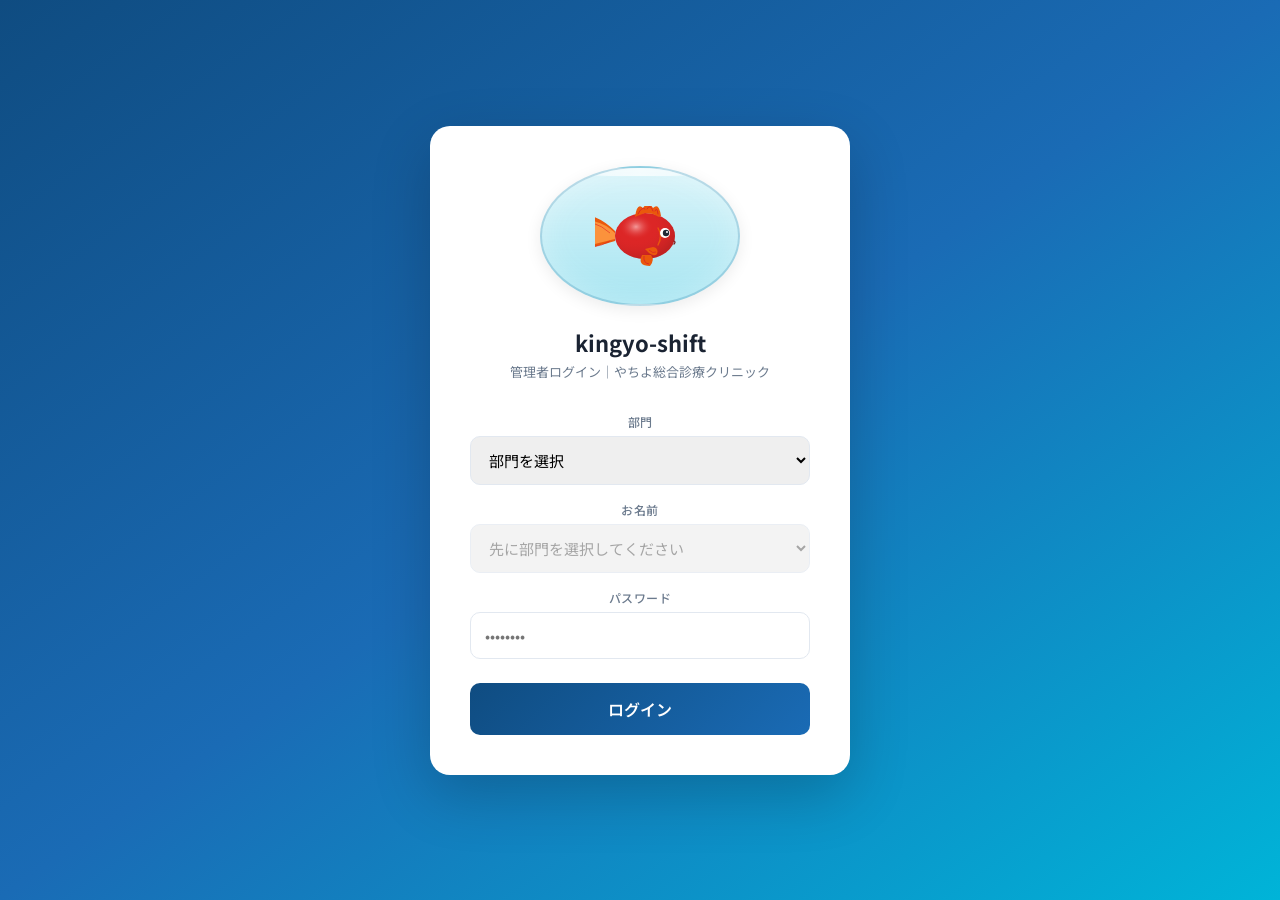
<file: admin.html>
<!DOCTYPE html>
<html lang="ja">
<head>
  <meta charset="UTF-8">
  <meta name="apple-mobile-web-app-capable" content="yes">
  <meta name="apple-mobile-web-app-status-bar-style" content="black-translucent">
  <meta name="apple-mobile-web-app-title" content="管理">
  <meta name="theme-color" content="#9333ea">
  <link rel="manifest" href="/manifest-admin.json">
  <link rel="apple-touch-icon" href="/apple-touch-icon-admin.png">
  <link rel="icon" type="image/png" href="/icon-favicon.png">
  <meta name="viewport" content="width=device-width, initial-scale=1.0, viewport-fit=cover">
  <meta name="robots" content="noindex, nofollow">
  <title>kingyo-shift 管理画面</title>
  <link rel="stylesheet" href="admin.css?v=49">
</head>
<body>

<div class="loading" id="loading"><div class="spinner"></div><div style="font-size:14px;color:var(--text-muted)">処理中...</div></div>
<!-- 招待リンク発行モーダル -->
<div class="modal-overlay" id="inviteLinkModal" style="display:none;position:fixed;inset:0;background:rgba(0,0,0,0.5);z-index:1000;align-items:flex-start;justify-content:center;padding:20px;overflow-y:auto">
  <div class="modal-content" style="background:white;border-radius:16px;padding:24px;width:100%;max-width:560px;max-height:90vh;overflow-y:auto;margin-top:20px">
    <div class="modal-title" style="display:flex;justify-content:space-between;align-items:center;margin-bottom:16px">
      <span style="font-size:18px;font-weight:700;display:flex;align-items:center;gap:8px">🔗 招待リンクを発行</span>
      <button class="btn btn-outline" id="closeInviteModal" style="padding:6px 12px">✕</button>
    </div>

    <div id="inviteGenerating" style="text-align:center;padding:30px">
      <div style="display:inline-block;width:36px;height:36px;border:3px solid #e5e7eb;border-top-color:#a855f7;border-radius:50%;animation:spin 0.8s linear infinite"></div>
      <div style="margin-top:12px;font-size:14px;color:#6b7280">招待リンクを生成中...</div>
    </div>

    <div id="inviteResult" style="display:none">
      <div style="background:#f0f9ff;border:1px solid #bae6fd;border-radius:10px;padding:14px;margin-bottom:16px">
        <div style="font-size:12px;color:#0369a1;margin-bottom:4px">招待対象</div>
        <div style="font-size:15px;font-weight:700;color:#0c4a6e" id="inviteTargetName"></div>
        <div style="font-size:11px;color:#0369a1;margin-top:6px" id="inviteExpiresAt"></div>
      </div>

      <div style="margin-bottom:16px">
        <div style="font-size:13px;font-weight:600;color:#1f2937;margin-bottom:6px">招待リンク（LINEなどで送信してください）</div>
        <textarea id="inviteUrlText" readonly style="width:100%;min-height:80px;padding:10px;border:1.5px solid #e5e7eb;border-radius:10px;font-size:12px;font-family:monospace;resize:vertical;box-sizing:border-box;background:#f9fafb"></textarea>
      </div>

      <div style="display:flex;gap:8px;flex-wrap:wrap">
        <button class="btn btn-primary" id="inviteCopyBtn" style="font-size:13px;flex:1">📋 リンクをコピー</button>
        <button class="btn btn-outline" id="inviteCopyMessageBtn" style="font-size:13px;flex:1">📨 メッセージごとコピー</button>
      </div>

      <div style="background:#fffbeb;border:1px solid #fde68a;border-radius:10px;padding:12px;margin-top:14px;font-size:11px;color:#92400e;line-height:1.6">
        ⚠️ <strong>注意事項</strong><br>
        ・このリンクは <strong>7日間有効</strong>です（期限切れ後は再発行が必要）<br>
        ・一度アカウント作成に使われると、リンクは無効になります<br>
        ・LINEなどの安全な方法で対象スタッフに送ってください
      </div>
    </div>

    <div id="inviteError" style="display:none;text-align:center;padding:20px">
      <div style="font-size:32px;margin-bottom:12px">⚠️</div>
      <div id="inviteErrorText" style="font-size:14px;color:#dc2626;margin-bottom:16px"></div>
    </div>
  </div>
</div>

<!-- AI相談モーダル -->
<div class="modal-overlay" id="aiAdviceModal" style="display:none;position:fixed;inset:0;background:rgba(0,0,0,0.5);z-index:1000;align-items:flex-start;justify-content:center;padding:20px;overflow-y:auto">
  <div class="modal-content" style="background:white;border-radius:16px;padding:24px;width:100%;max-width:720px;max-height:90vh;overflow-y:auto;margin-top:20px">
    <div class="modal-title" style="display:flex;justify-content:space-between;align-items:center;margin-bottom:16px">
      <span style="font-size:18px;font-weight:700;display:flex;align-items:center;gap:8px">
        <svg width="28" height="19" viewBox="0 0 90 60" xmlns="http://www.w3.org/2000/svg" style="flex-shrink:0">
          <g transform="translate(20, 30)">
            <path d="M 0 -5 Q -20 -25, -45 -22 Q -38 -10, -42 -2 Q -45 18, -25 12 Q -10 8, 0 5 Z" fill="#fbbf24"/>
            <path d="M 0 -3 Q -15 -18, -35 -15 Q -30 -8, -32 -2 Q -35 12, -20 8 Q -8 5, 0 3 Z" fill="#fde68a"/>
          </g>
          <g transform="translate(50, 30)">
            <ellipse cx="0" cy="0" rx="30" ry="23" fill="#f87171"/>
            <path d="M -10 -19 Q -8 -34, -2 -28 Q 3 -36, 8 -28 Q 14 -34, 16 -20 L 14 -19 L 8 -22 L 0 -23 L -8 -20 Z" fill="#fbbf24"/>
            <path d="M -3 19 Q -8 30, 5 30 Q 10 24, 6 19 Z" fill="#fbbf24"/>
            <path d="M 0 13 Q 8 22, 12 18 Q 14 12, 8 11 Z" fill="#fbbf24"/>
            <circle cx="20" cy="-3" r="5" fill="white"/>
            <circle cx="21" cy="-3" r="3" fill="#1f2937"/>
            <circle cx="22" cy="-4" r="0.8" fill="white"/>
          </g>
        </svg>
        AIに相談
      </span>
      <button class="btn btn-outline" id="closeAiModal" style="padding:6px 12px">✕</button>
    </div>

    <!-- 用途選択 -->
    <div id="aiStepSelect">
      <div style="font-size:13px;color:var(--text-muted);margin-bottom:14px">現在表示中のシフト表（<span id="aiTargetMonthLabel"></span>・<span id="aiTargetDeptLabel"></span>）について相談します。</div>

      <!-- メインボタン -->
      <button class="ai-choice-btn ai-main-btn" data-mode="both" style="width:100%;padding:18px;border-radius:14px;border:none;background:linear-gradient(135deg,#9333ea,#2563eb);color:white;text-align:center;cursor:pointer;transition:all 0.2s;margin-bottom:16px;box-shadow:0 4px 12px rgba(147,51,234,0.4);display:flex;align-items:center;justify-content:center;gap:10px">
        <svg width="32" height="22" viewBox="0 0 90 60" xmlns="http://www.w3.org/2000/svg" style="flex-shrink:0">
          <g transform="translate(20, 30)">
            <path d="M 0 -5 Q -20 -25, -45 -22 Q -38 -10, -42 -2 Q -45 18, -25 12 Q -10 8, 0 5 Z" fill="#fbbf24"/>
            <path d="M 0 -3 Q -15 -18, -35 -15 Q -30 -8, -32 -2 Q -35 12, -20 8 Q -8 5, 0 3 Z" fill="#fde68a"/>
          </g>
          <g transform="translate(50, 30)">
            <ellipse cx="0" cy="0" rx="30" ry="23" fill="#f87171"/>
            <path d="M -10 -19 Q -8 -34, -2 -28 Q 3 -36, 8 -28 Q 14 -34, 16 -20 L 14 -19 L 8 -22 L 0 -23 L -8 -20 Z" fill="#fbbf24"/>
            <path d="M -3 19 Q -8 30, 5 30 Q 10 24, 6 19 Z" fill="#fbbf24"/>
            <path d="M 0 13 Q 8 22, 12 18 Q 14 12, 8 11 Z" fill="#fbbf24"/>
            <circle cx="20" cy="-3" r="5" fill="white"/>
            <circle cx="21" cy="-3" r="3" fill="#1f2937"/>
            <circle cx="22" cy="-4" r="0.8" fill="white"/>
          </g>
        </svg>
        <div style="text-align:left">
          <div style="font-weight:700;font-size:16px">問題点と修正案を確認する</div>
          <div style="font-size:11px;opacity:0.9;margin-top:2px">問題点を見つけて、具体的な修正案を提案します</div>
        </div>
      </button>

      <!-- 区切り -->
      <div style="display:flex;align-items:center;gap:12px;margin:14px 0">
        <div style="flex:1;height:1px;background:#e5e7eb"></div>
        <div style="font-size:11px;color:#94a3b8;font-weight:500">または</div>
        <div style="flex:1;height:1px;background:#e5e7eb"></div>
      </div>

      <!-- 自由記入 -->
      <div style="margin-bottom:14px">
        <div style="font-size:13px;font-weight:600;color:#1f2937;margin-bottom:6px">📝 自由に質問・相談する</div>
        <textarea id="aiFreeText" placeholder="例：来月から育休復帰するスタッフがいるので、シフトを軽めに調整した修正案を出してください" style="width:100%;min-height:80px;padding:10px 12px;border:1.5px solid #e5e7eb;border-radius:10px;font-size:13px;font-family:inherit;resize:vertical;box-sizing:border-box"></textarea>
        <button class="ai-choice-btn" data-mode="custom" style="margin-top:10px;width:100%;padding:12px;border-radius:10px;border:1.5px solid #a855f7;background:white;color:#7c3aed;font-weight:600;font-size:13px;cursor:pointer;transition:all 0.15s">
          📤 送信
        </button>
      </div>

      <div style="font-size:11px;color:#94a3b8;background:#f9fafb;padding:10px;border-radius:8px;line-height:1.6">
        ⚠️ 個人情報保護のため、スタッフ名は「スタッフA・B・C…」に匿名化して送信されます。AIの返答は当画面でスタッフ名に戻して表示されます。
      </div>
    </div>

    <!-- 処理中 -->
    <div id="aiStepLoading" style="display:none;text-align:center;padding:40px 20px">
      <div style="display:inline-block;width:40px;height:40px;border:3px solid #e5e7eb;border-top-color:#a855f7;border-radius:50%;animation:spin 0.8s linear infinite"></div>
      <div style="margin-top:16px;font-size:14px;color:#6b7280">AIに相談しています...（5〜15秒）</div>
    </div>

    <!-- 結果（テキスト表示） -->
    <div id="aiStepResult" style="display:none">
      <!-- サマリー -->
      <div id="aiSummaryBox" style="display:none;background:linear-gradient(135deg,#faf5ff,#eff6ff);border-radius:12px;padding:14px;border:1px solid #e9d5ff;margin-bottom:14px">
        <div style="font-size:12px;font-weight:600;color:#6b21a8;margin-bottom:4px;display:flex;align-items:center;gap:6px">
          <svg width="20" height="14" viewBox="0 0 90 60" xmlns="http://www.w3.org/2000/svg" style="flex-shrink:0">
            <g transform="translate(20, 30)">
              <path d="M 0 -5 Q -20 -25, -45 -22 Q -38 -10, -42 -2 Q -45 18, -25 12 Q -10 8, 0 5 Z" fill="#fbbf24"/>
              <path d="M 0 -3 Q -15 -18, -35 -15 Q -30 -8, -32 -2 Q -35 12, -20 8 Q -8 5, 0 3 Z" fill="#fde68a"/>
            </g>
            <g transform="translate(50, 30)">
              <ellipse cx="0" cy="0" rx="30" ry="23" fill="#f87171"/>
              <path d="M -10 -19 Q -8 -34, -2 -28 Q 3 -36, 8 -28 Q 14 -34, 16 -20 L 14 -19 L 8 -22 L 0 -23 L -8 -20 Z" fill="#fbbf24"/>
              <path d="M -3 19 Q -8 30, 5 30 Q 10 24, 6 19 Z" fill="#fbbf24"/>
              <path d="M 0 13 Q 8 22, 12 18 Q 14 12, 8 11 Z" fill="#fbbf24"/>
              <circle cx="20" cy="-3" r="5" fill="white"/>
              <circle cx="21" cy="-3" r="3" fill="#1f2937"/>
              <circle cx="22" cy="-4" r="0.8" fill="white"/>
            </g>
          </svg>
          <span>全体所感</span>
        </div>
        <div id="aiSummaryText" style="font-size:13px;color:#1f2937;line-height:1.6"></div>
      </div>
      <!-- 提案カードリスト -->
      <div id="aiSuggestionsList"></div>
      <!-- テキスト返答（problems モードのみ） -->
      <div id="aiResultTextBox" style="display:none;background:#f8fafc;border-radius:12px;padding:14px;border:1px solid #e5e7eb;margin-bottom:12px">
        <div style="font-size:12px;font-weight:600;color:#475569;margin-bottom:6px;display:flex;align-items:center;gap:6px">
          <svg width="20" height="14" viewBox="0 0 90 60" xmlns="http://www.w3.org/2000/svg" style="flex-shrink:0">
            <g transform="translate(20, 30)">
              <path d="M 0 -5 Q -20 -25, -45 -22 Q -38 -10, -42 -2 Q -45 18, -25 12 Q -10 8, 0 5 Z" fill="#fbbf24"/>
              <path d="M 0 -3 Q -15 -18, -35 -15 Q -30 -8, -32 -2 Q -35 12, -20 8 Q -8 5, 0 3 Z" fill="#fde68a"/>
            </g>
            <g transform="translate(50, 30)">
              <ellipse cx="0" cy="0" rx="30" ry="23" fill="#f87171"/>
              <path d="M -10 -19 Q -8 -34, -2 -28 Q 3 -36, 8 -28 Q 14 -34, 16 -20 L 14 -19 L 8 -22 L 0 -23 L -8 -20 Z" fill="#fbbf24"/>
              <path d="M -3 19 Q -8 30, 5 30 Q 10 24, 6 19 Z" fill="#fbbf24"/>
              <path d="M 0 13 Q 8 22, 12 18 Q 14 12, 8 11 Z" fill="#fbbf24"/>
              <circle cx="20" cy="-3" r="5" fill="white"/>
              <circle cx="21" cy="-3" r="3" fill="#1f2937"/>
              <circle cx="22" cy="-4" r="0.8" fill="white"/>
            </g>
          </svg>
          <span>Geminiからの指摘</span>
        </div>
        <div id="aiResultText" style="font-size:13px;line-height:1.7;color:#1f2937;white-space:pre-wrap"></div>
      </div>
      <!-- 操作ボタン -->
      <div style="display:flex;gap:8px;flex-wrap:wrap;margin-top:12px;padding-top:12px;border-top:1px solid #e5e7eb">
        <button class="btn btn-outline" id="aiBackBtn" style="font-size:13px">🔄 別の相談</button>
        <button class="btn btn-primary" id="aiCloseFinishBtn" style="font-size:13px;margin-left:auto">✓ 閉じてシフト表を確認</button>
      </div>
    </div>

    <!-- エラー -->
    <div id="aiStepError" style="display:none;text-align:center;padding:20px">
      <div style="font-size:32px;margin-bottom:12px">⚠️</div>
      <div id="aiErrorText" style="font-size:14px;color:#dc2626;margin-bottom:16px"></div>
      <button class="btn btn-outline" id="aiErrorBackBtn" style="font-size:13px">戻る</button>
    </div>
  </div>
</div>


<div class="toast" id="toast"></div>

<!-- LOGIN -->
<div id="loginScreen">
  <div class="login-box">
    <div class="kingyo-tank">
      <div class="water-surface"></div>
      <div class="bubble bubble-1"></div>
      <div class="bubble bubble-2"></div>
      <div class="bubble bubble-3"></div>
      <div class="bubble bubble-4"></div>
      <svg class="kingyo" viewBox="0 0 90 60" xmlns="http://www.w3.org/2000/svg">
      <!-- 尾びれ（パターン2の流線形・揺れる） -->
      <g class="kingyo-tail" transform="translate(20, 30)">
        <path d="M 0 -5 Q -20 -25, -45 -22 Q -38 -10, -42 -2 Q -45 18, -25 12 Q -10 8, 0 5 Z" fill="#ea580c"/>
        <path d="M 0 -3 Q -15 -18, -35 -15 Q -30 -8, -32 -2 Q -35 12, -20 8 Q -8 5, 0 3 Z" fill="#fb923c"/>
        <path d="M -5 -3 Q -22 -18, -38 -12" stroke="#dc2626" stroke-width="1" fill="none" opacity="0.6"/>
        <path d="M -5 5 Q -22 15, -38 8" stroke="#dc2626" stroke-width="1" fill="none" opacity="0.6"/>
      </g>
      <!-- 体（卵型・中央線なし） -->
      <g transform="translate(50, 30)">
        <ellipse cx="0" cy="0" rx="30" ry="23" fill="#dc2626"/>
        <ellipse cx="0" cy="0" rx="30" ry="23" fill="url(#bodyGradAdminHybrid)"/>
        <!-- エラ -->
        <path d="M 13 -8 Q 18 0, 13 9" stroke="#ea580c" stroke-width="1.3" fill="none" stroke-linecap="round"/>
        <!-- 背びれ（二段波打ち） -->
        <path d="M -10 -19 Q -8 -34, -2 -28 Q 3 -36, 8 -28 Q 14 -34, 16 -20 L 14 -19 L 8 -22 L 0 -23 L -8 -20 Z" fill="#ea580c"/>
        <path d="M -7 -22 Q -3 -30, 0 -27" stroke="#dc2626" stroke-width="1" fill="none" stroke-linecap="round"/>
        <path d="M 2 -27 Q 5 -33, 8 -25" stroke="#dc2626" stroke-width="1" fill="none" stroke-linecap="round"/>
        <path d="M 10 -25 Q 12 -30, 13 -22" stroke="#dc2626" stroke-width="1" fill="none" stroke-linecap="round"/>
        <!-- 腹びれ -->
        <path d="M -3 19 Q -8 30, 5 30 Q 10 24, 6 19 Z" fill="#ea580c"/>
        <path d="M -1 20 Q -2 27, 4 28" stroke="#dc2626" stroke-width="0.9" fill="none"/>
        <!-- 胸びれ -->
        <path d="M 0 13 Q 8 22, 12 18 Q 14 12, 8 11 Z" fill="#ea580c"/>
        <path d="M 4 14 Q 8 18, 11 16" stroke="#dc2626" stroke-width="0.8" fill="none"/>
        <!-- 中央線なし -->
        <!-- 目 -->
        <circle cx="20" cy="-3" r="5" fill="white"/>
        <circle cx="21" cy="-3" r="3.2" fill="#1f2937"/>
        <circle cx="22" cy="-4" r="1" fill="white"/>
        <!-- 口 -->
        <path d="M 29 5 Q 31 6, 29 8" stroke="#7f1d1d" stroke-width="1.3" fill="none" stroke-linecap="round"/>
      </g>
      <defs>
        <radialGradient id="bodyGradAdminHybrid" cx="0.35" cy="0.3" r="0.7">
          <stop offset="0%" stop-color="#fecaca" stop-opacity="0.7"/>
          <stop offset="40%" stop-color="#dc2626" stop-opacity="0"/>
          <stop offset="100%" stop-color="#991b1b" stop-opacity="0.4"/>
        </radialGradient>
      </defs>
    </svg>
    </div>
    <div class="login-title">kingyo-shift</div>
    <div class="login-sub">管理者ログイン｜やちよ総合診療クリニック</div>
    <div class="form-group">
      <label class="form-label">部門</label>
      <select class="form-input" id="adminDeptSelect">
        <option value="">部門を選択</option>
        <option value="0">医療事務</option>
        <option value="1">看護</option>
        <option value="2">リハビリ</option>
        <option value="3">放射線</option>
        <option value="null">管理</option>
      </select>
    </div>
    <div class="form-group">
      <label class="form-label">お名前</label>
      <select class="form-input" id="adminNameSelect" disabled>
        <option value="">先に部門を選択してください</option>
      </select>
    </div>
    <div class="form-group">
      <label class="form-label">パスワード</label>
      <input type="password" class="form-input" id="adminPassword" placeholder="••••••••" autocomplete="current-password">
    </div>
    <button class="btn-login" id="adminLoginBtn">ログイン</button>
    <div class="error-box" id="adminError">名前またはパスワードが正しくありません</div>
  </div>
</div>

<!-- APP -->
<div id="appScreen">
  <div class="layout">
    <div class="sidebar-backdrop" id="sidebarBackdrop"></div>
    <div class="sidebar">
      <div class="sidebar-logo">
        <div class="sidebar-logo-title">やちよ総合診療<br>クリニック</div>
        <div class="sidebar-logo-sub">シフト管理システム</div>
      </div>
      <div class="sidebar-nav">
        <div class="nav-section">メニュー</div>
        <div class="nav-item active" data-page="shift">
          <svg width="18" height="18" viewBox="0 0 24 24" fill="none" stroke="currentColor" stroke-width="2"><rect x="3" y="4" width="18" height="18" rx="2"/><path d="M16 2v4M8 2v4M3 10h18"/></svg>
          <span>シフト表</span>
        </div>
        <div class="nav-item" data-page="generate">
          <svg width="18" height="18" viewBox="0 0 24 24" fill="none" stroke="currentColor" stroke-width="2"><path d="M12 2v4M12 18v4M4.93 4.93l2.83 2.83M16.24 16.24l2.83 2.83M2 12h4M18 12h4M4.93 19.07l2.83-2.83M16.24 7.76l2.83-2.83"/></svg>
          <span>自動生成</span>
        </div>
        <div class="nav-item" data-page="export">
          <svg width="18" height="18" viewBox="0 0 24 24" fill="none" stroke="currentColor" stroke-width="2"><path d="M21 15v4a2 2 0 0 1-2 2H5a2 2 0 0 1-2-2v-4"/><path d="M7 10l5 5 5-5"/><path d="M12 15V3"/></svg>
          <span>エクスポート</span>
        </div>
        <div class="nav-item" data-page="dashboard">
          <svg width="18" height="18" viewBox="0 0 24 24" fill="none" stroke="currentColor" stroke-width="2"><rect x="3" y="3" width="7" height="7" rx="1"/><rect x="14" y="3" width="7" height="7" rx="1"/><rect x="3" y="14" width="7" height="7" rx="1"/><rect x="14" y="14" width="7" height="7" rx="1"/></svg>
          <span>ダッシュボード</span>
        </div>
        <div class="nav-item" data-page="requests">
          <svg width="18" height="18" viewBox="0 0 24 24" fill="none" stroke="currentColor" stroke-width="2"><path d="M9 5H7a2 2 0 0 0-2 2v12a2 2 0 0 0 2 2h10a2 2 0 0 0 2-2V7a2 2 0 0 0-2-2h-2"/><rect x="9" y="3" width="6" height="4" rx="1"/><path d="m9 12 2 2 4-4"/></svg>
          <span>希望一覧</span>
        </div>
        <div class="nav-item" data-page="settings">
          <svg width="18" height="18" viewBox="0 0 24 24" fill="none" stroke="currentColor" stroke-width="2"><circle cx="12" cy="12" r="3"/><path d="M19.4 15a1.65 1.65 0 0 0 .33 1.82l.06.06a2 2 0 0 1-2.83 2.83l-.06-.06a1.65 1.65 0 0 0-1.82-.33 1.65 1.65 0 0 0-1 1.51V21a2 2 0 0 1-4 0v-.09A1.65 1.65 0 0 0 9 19.4a1.65 1.65 0 0 0-1.82.33l-.06.06a2 2 0 0 1-2.83-2.83l.06-.06A1.65 1.65 0 0 0 4.68 15a1.65 1.65 0 0 0-1.51-1H3a2 2 0 0 1 0-4h.09A1.65 1.65 0 0 0 4.6 9a1.65 1.65 0 0 0-.33-1.82l-.06-.06a2 2 0 0 1 2.83-2.83l.06.06A1.65 1.65 0 0 0 9 4.68a1.65 1.65 0 0 0 1-1.51V3a2 2 0 0 1 4 0v.09a1.65 1.65 0 0 0 1 1.51 1.65 1.65 0 0 0 1.82-.33l.06-.06a2 2 0 0 1 2.83 2.83l-.06.06A1.65 1.65 0 0 0 19.4 9a1.65 1.65 0 0 0 1.51 1H21a2 2 0 0 1 0 4h-.09a1.65 1.65 0 0 0-1.51 1z"/></svg>
          <span>設定</span>
        </div>
        <div class="nav-item" id="staffNavItem" data-page="staff">
          <svg width="18" height="18" viewBox="0 0 24 24" fill="none" stroke="currentColor" stroke-width="2"><path d="M17 21v-2a4 4 0 0 0-4-4H5a4 4 0 0 0-4 4v2"/><circle cx="9" cy="7" r="4"/><path d="M23 21v-2a4 4 0 0 0-3-3.87M16 3.13a4 4 0 0 1 0 7.75"/></svg>
          <span>スタッフ管理</span>
        </div>
        <div class="nav-item" id="accountNavItem" data-page="account">
          <svg width="18" height="18" viewBox="0 0 24 24" fill="none" stroke="currentColor" stroke-width="2"><circle cx="12" cy="8" r="4"/><path d="M20 21a8 8 0 1 0-16 0"/><path d="M16 11l2 2 4-4"/></svg>
          <span>アカウント管理</span>
        </div>
        <div class="nav-item" id="kingyoNavItem" data-page="kingyo">
          <svg width="18" height="18" viewBox="0 0 24 24" fill="none" stroke="currentColor" stroke-width="2"><path d="M21 15a2 2 0 0 1-2 2H7l-4 4V5a2 2 0 0 1 2-2h14a2 2 0 0 1 2 2z"/></svg>
          <span>今日の一言</span>
        </div>
      </div>
      <div class="sidebar-footer">
        <div class="user-info" id="sidebarUserName"></div>
        <div class="user-role" id="sidebarUserRole"></div>
        <button class="btn-logout" id="adminLogoutBtn">ログアウト</button>
      </div>
    </div>

    <div class="main">
      <div class="topbar">
        <button class="sidebar-toggle" id="sidebarToggle" aria-label="メニュー">
          <svg width="22" height="22" viewBox="0 0 24 24" fill="none" stroke="currentColor" stroke-width="2" stroke-linecap="round"><path d="M3 12h18M3 6h18M3 18h18"/></svg>
        </button>
        <div>
          <div class="page-title" id="topbarTitle">シフト表</div>
          <div class="page-sub" id="topbarSub"></div>
        </div>
        <button id="shiftToolToggle" onclick="toggleShiftToolbar()">▲ 閉じる</button>
        <div class="goldfish-tank" id="topbarGoldfish" title="🐟">
          <div class="bubble" style="bottom:0;left:30px"></div>
          <div class="bubble" style="bottom:0"></div>
          <div class="bubble" style="bottom:0"></div>
          <div class="bubble" style="bottom:0"></div>
          <div class="goldfish-swimmer">
            <svg width="36" height="24" viewBox="0 0 90 60" xmlns="http://www.w3.org/2000/svg">
              <g transform="translate(20, 30)">
                <path d="M 0 -5 Q -20 -25, -45 -22 Q -38 -10, -42 -2 Q -45 18, -25 12 Q -10 8, 0 5 Z" fill="#fbbf24"/>
                <path d="M 0 -3 Q -15 -18, -35 -15 Q -30 -8, -32 -2 Q -35 12, -20 8 Q -8 5, 0 3 Z" fill="#fde68a"/>
              </g>
              <g transform="translate(50, 30)">
                <ellipse cx="0" cy="0" rx="30" ry="23" fill="#f87171"/>
                <path d="M -10 -19 Q -8 -34, -2 -28 Q 3 -36, 8 -28 Q 14 -34, 16 -20 L 14 -19 L 8 -22 L 0 -23 L -8 -20 Z" fill="#fbbf24"/>
                <path d="M -3 19 Q -8 30, 5 30 Q 10 24, 6 19 Z" fill="#fbbf24"/>
                <path d="M 0 13 Q 8 22, 12 18 Q 14 12, 8 11 Z" fill="#fbbf24"/>
                <circle cx="20" cy="-3" r="5" fill="white"/>
                <circle cx="21" cy="-3" r="3" fill="#1f2937"/>
                <circle cx="22" cy="-4" r="0.8" fill="white"/>
              </g>
            </svg>
          </div>
        </div>
      </div>

      <div class="content">

        <!-- DASHBOARD -->
        <div class="page" id="page-dashboard">
          <div class="month-nav">
            <button class="btn-nav" id="dashPrevMonth">◀</button>
            <div class="month-nav-title" id="dashMonthTitle"></div>
            <button class="btn-nav" id="dashNextMonth">▶</button>
          </div>
          <div class="stats-grid" id="statsGrid"></div>
          <div class="card">
            <div class="card-title">今月の提出状況</div>
            <div id="recentSubmissions">読み込み中...</div>
          </div>
        </div>

        <!-- REQUESTS -->
        <div class="page" id="page-requests">
          <div class="dept-tabs" id="requestDeptTabs"></div>
          <div class="month-nav">
            <button class="btn-nav" id="reqPrevMonth">◀</button>
            <div class="month-nav-title" id="reqMonthTitle"></div>
            <button class="btn-nav" id="reqNextMonth">▶</button>
          </div>
          <div class="card">
            <div class="table-wrap">
              <table class="data-table" id="requestsTable">
                <thead><tr><th>スタッフ名</th><th>部門</th><th>最終提出日</th><th>入力日数</th><th>状況</th><th>詳細</th></tr></thead>
                <tbody id="requestsBody"></tbody>
              </table>
            </div>
          </div>
        </div>

        <!-- SHIFT -->
        <div class="page active" id="page-shift">
          <div id="shiftToolbar">
          <div class="dept-tabs" id="shiftDeptTabs"></div>
          <div class="month-nav">
            <button class="btn-nav" id="shiftPrevMonth">◀</button>
            <div class="month-nav-title" id="shiftMonthTitle"></div>
            <button class="btn-nav" id="shiftNextMonth">▶</button>
            <button class="btn btn-success" id="saveShiftBtn">💾 保存</button>
            <button class="btn btn-outline" id="undoBtn" title="一つ戻る（元に戻す / Ctrl+Z）" style="background:white;border:1.5px solid #d1d5db;color:#374151;padding:8px 10px;display:inline-flex;align-items:center">
              <svg width="18" height="18" viewBox="0 0 24 24" fill="none" stroke="currentColor" stroke-width="2" stroke-linecap="round" stroke-linejoin="round"><path d="M9 14 4 9l5-5"/><path d="M4 9h11a5 5 0 0 1 5 5 5 5 0 0 1-5 5h-3"/></svg>
            </button>
            <button class="btn btn-outline" id="redoBtn" title="一つ進む（やり直す / Ctrl+Y）" style="background:white;border:1.5px solid #d1d5db;color:#374151;padding:8px 10px;display:inline-flex;align-items:center">
              <svg width="18" height="18" viewBox="0 0 24 24" fill="none" stroke="currentColor" stroke-width="2" stroke-linecap="round" stroke-linejoin="round"><path d="m15 14 5-5-5-5"/><path d="M20 9H9a5 5 0 0 0-5 5 5 5 0 0 0 5 5h3"/></svg>
            </button>
            <button class="btn btn-outline" id="reloadShiftBtn" title="希望をリロード（スタッフ提出の最新の希望を取り込みます。未保存の編集は保持されます）" style="background:white;border:1.5px solid #06b6d4;color:#0e7490;padding:8px 10px;display:inline-flex;align-items:center">
              <svg width="18" height="18" viewBox="0 0 24 24" fill="none" stroke="currentColor" stroke-width="2" stroke-linecap="round" stroke-linejoin="round"><path d="M21 12a9 9 0 1 1-2.64-6.36"/><path d="M21 3v5h-5"/></svg>
            </button>
            <button class="btn btn-outline" id="applyRequestsBtn" onclick="applyRequestsToGrid()" title="スタッフが提出した最新の希望を、シフト表に一括で反映し、反映したセルをロックします（ロック中のセルは対象外・保存前なら「戻る」で取り消せます）" style="background:white;border:1.5px solid #f59e0b;color:#92400e;font-weight:700;white-space:nowrap">📥 希望を反映</button>
            <button class="btn btn-primary" id="confirmShiftBtn">✅ 確定する</button>
            <button class="btn btn-outline" id="bulkFillBtn" onclick="openBulkFillModal()" title="未選択・未ロックのセルを、選んだシフトで一括で埋めます" style="background:white;border:1.5px solid #10b981;color:#047857;font-weight:700;white-space:nowrap">🖊️ 一括埋め</button>
            <button class="btn btn-outline" id="aiAdviceBtn" style="background:linear-gradient(135deg,#a855f7,#3b82f6);color:white;border:none;display:inline-flex;align-items:center;gap:6px">
              <svg width="20" height="14" viewBox="0 0 90 60" xmlns="http://www.w3.org/2000/svg" style="flex-shrink:0">
                <g transform="translate(20, 30)">
                  <path d="M 0 -5 Q -20 -25, -45 -22 Q -38 -10, -42 -2 Q -45 18, -25 12 Q -10 8, 0 5 Z" fill="#fbbf24"/>
                  <path d="M 0 -3 Q -15 -18, -35 -15 Q -30 -8, -32 -2 Q -35 12, -20 8 Q -8 5, 0 3 Z" fill="#fde68a"/>
                </g>
                <g transform="translate(50, 30)">
                  <ellipse cx="0" cy="0" rx="30" ry="23" fill="#f87171"/>
                  <path d="M -10 -19 Q -8 -34, -2 -28 Q 3 -36, 8 -28 Q 14 -34, 16 -20 L 14 -19 L 8 -22 L 0 -23 L -8 -20 Z" fill="#fbbf24"/>
                  <path d="M -3 19 Q -8 30, 5 30 Q 10 24, 6 19 Z" fill="#fbbf24"/>
                  <path d="M 0 13 Q 8 22, 12 18 Q 14 12, 8 11 Z" fill="#fbbf24"/>
                  <circle cx="20" cy="-3" r="5" fill="white"/>
                  <circle cx="21" cy="-3" r="3" fill="#1f2937"/>
                  <circle cx="22" cy="-4" r="0.8" fill="white"/>
                </g>
              </svg>
              AIに相談
            </button>
          </div>
          <div id="print-header" style="display:none;margin-bottom:12px">
            <div style="font-size:16px;font-weight:700">やちよ総合診療クリニック シフト表</div>
            <div style="font-size:12px;color:#666" id="printHeaderSub"></div>
          </div>
          <!-- ★ 状況行（3行目）：公開中バッジ＋確定取消ボタン。確定済みの月で表示。スマホでは1行・横スクロール -->
          <div class="shift-status-row" style="display:flex;align-items:center;gap:10px;margin-bottom:12px">
            <div id="confirmStatusBadge" style="display:none;padding:6px 12px;border-radius:100px;font-size:12px;font-weight:600;white-space:nowrap"></div>
            <div id="confirmLockBanner" style="display:none">
              <button id="unconfirmBtn" class="btn btn-outline" style="background:white; border:1.5px solid #dc2626; color:#dc2626; font-weight:700;white-space:nowrap">✏️ 確定を取り消して編集する</button>
            </div>
          </div>
          </div><!-- /#shiftToolbar -->
          <!-- ★ 自動生成プレビュー承認バナー（自動生成直後に表示）-->
          <div id="aiPreviewBanner" style="display:none; position:sticky; top:0; z-index:50; background:linear-gradient(135deg,#fef3c7,#fde68a); border:2px solid #f59e0b; border-radius:12px; padding:16px; margin-bottom:12px; box-shadow:0 4px 12px rgba(245,158,11,0.3)">
            <div style="display:flex; align-items:center; justify-content:space-between; flex-wrap:wrap; gap:12px">
              <div style="flex:1; min-width:200px; display:flex; align-items:flex-start; gap:10px">
                <svg width="32" height="22" viewBox="0 0 90 60" xmlns="http://www.w3.org/2000/svg" style="flex-shrink:0; margin-top:2px">
                  <g transform="translate(20, 30)">
                    <path d="M 0 -5 Q -20 -25, -45 -22 Q -38 -10, -42 -2 Q -45 18, -25 12 Q -10 8, 0 5 Z" fill="#fbbf24"/>
                    <path d="M 0 -3 Q -15 -18, -35 -15 Q -30 -8, -32 -2 Q -35 12, -20 8 Q -8 5, 0 3 Z" fill="#fde68a"/>
                  </g>
                  <g transform="translate(50, 30)">
                    <ellipse cx="0" cy="0" rx="30" ry="23" fill="#f87171"/>
                    <path d="M -10 -19 Q -8 -34, -2 -28 Q 3 -36, 8 -28 Q 14 -34, 16 -20 L 14 -19 L 8 -22 L 0 -23 L -8 -20 Z" fill="#fbbf24"/>
                    <path d="M -3 19 Q -8 30, 5 30 Q 10 24, 6 19 Z" fill="#fbbf24"/>
                    <path d="M 0 13 Q 8 22, 12 18 Q 14 12, 8 11 Z" fill="#fbbf24"/>
                    <circle cx="20" cy="-3" r="5" fill="white"/>
                    <circle cx="21" cy="-3" r="3" fill="#1f2937"/>
                    <circle cx="22" cy="-4" r="0.8" fill="white"/>
                  </g>
                </svg>
                <div>
                  <div style="font-size:15px; font-weight:700; color:#92400e; margin-bottom:4px">自動生成結果を表示中（まだ保存されていません）</div>
                  <div style="font-size:12px; color:#78350f">内容を確認のうえ、「確定」または「生成前に戻す」を選択してください</div>
                </div>
              </div>
              <div style="display:flex; gap:8px">
                <button id="aiPreviewApproveBtn" class="btn btn-success" style="font-weight:700">✓ この内容で確定する</button>
                <button id="aiPreviewDiscardBtn" class="btn btn-outline" style="background:white; border:1.5px solid #dc2626; color:#dc2626; font-weight:700">↩ 生成前に戻す</button>
              </div>
            </div>
          </div>
          <div class="card" style="padding:12px">
            <div class="shift-grid-wrap">
              <table class="shift-grid" id="shiftGrid"></table>
            </div>
          </div>
        </div>

        <!-- GENERATE -->
        <!-- EXPORT -->
        <div class="page" id="page-export">
          <div style="background:#fff;border:1px solid #e5e7eb;border-radius:12px;padding:24px;max-width:640px">
            <h2 style="font-size:18px;font-weight:700;margin:0 0 4px">エクスポート</h2>
            <p style="font-size:13px;color:#6b7280;margin:0 0 16px;line-height:1.7">「シフト表」で選択中の部署・月を出力します。対象を変えるには、先に「シフト表」で部署・月を切り替えてください。印刷を押すとシフト表の表示に切り替わります。iPhone・iPadのホーム画面アプリでは、PDFを作成して共有メニューの「プリント」から印刷します。</p>
            <div style="font-size:14px;font-weight:600;margin-bottom:18px">出力対象：<span id="exportContextLabel" style="color:#0e7490">―</span></div>
            <div style="display:flex;gap:12px;flex-wrap:wrap">
              <button class="btn btn-outline" id="exportCsvBtn">📊 CSV出力</button>
              <button class="btn btn-outline" id="printShiftBtn">🖨️ 印刷</button>
            </div>
          </div>
        </div>

        <div class="page" id="page-generate">
          <div class="dept-tabs" id="genDeptTabs"></div>
          <div class="month-nav">
            <button class="btn-nav" id="genPrevMonth">◀</button>
            <div class="month-nav-title" id="genMonthTitle"></div>
            <button class="btn-nav" id="genNextMonth">▶</button>
          </div>

          <!-- 自動生成パネル -->
          <div class="generate-panel">
            <div class="generate-title">⚡ シフト自動生成</div>
            <div class="generate-sub">希望データをもとに、制約条件を満たすシフトを自動で生成します</div>
            <div class="generate-options">
              <div class="gen-option">
                <label><input type="checkbox" id="optNoConsecWeekend" checked> 土日連勤なし</label>
              </div>
            </div>
            <!-- 以下は常時ON固定（UI非表示） -->
            <input type="hidden" id="optRespectRequest" value="on" data-checked="true">
            <input type="hidden" id="optRespectHours" value="on" data-checked="true">
            <input type="hidden" id="optRespectNight" value="on" data-checked="true">
            <input type="hidden" id="optKeepLocked" value="on" data-checked="true">
            <input type="hidden" id="optFillRequired" value="on" data-checked="true">

            <!-- シフトパターン選択 -->
            <div style="margin-top:16px;border-top:1px solid var(--border);padding-top:16px">
              <div style="font-size:13px;font-weight:700;margin-bottom:10px">
                📋 使用シフトパターン
              </div>
              <div style="font-size:11px;color:var(--text-muted);margin-bottom:10px">チェックしたシフトのみ自動生成に使用します（部門ごとに自動保存）</div>
              <div id="shiftPatternOptions" style="display:flex;flex-wrap:wrap;gap:8px"></div>
            </div>

            <button class="btn-generate" id="generateBtn" style="margin-top:24px">🚀 シフトを自動生成する</button>
          </div>

          <!-- 生成結果プレビュー -->
          <div class="card" id="previewCard" style="display:none">
            <div class="card-title">生成結果プレビュー</div>
            <div class="shift-grid-wrap">
              <table class="shift-grid" id="previewGrid"></table>
            </div>
            <div style="display:flex;gap:10px;margin-top:16px">
              <button class="btn btn-success" id="applyGenerateBtn">✓ シフト表に適用する</button>
              <button class="btn btn-outline" id="discardGenerateBtn">✕ 破棄する</button>
            </div>
          </div>
        </div>

        <!-- SETTINGS -->
        <div class="page" id="page-settings">
          <!-- カレンダー機能の公開範囲（masterのみ表示。loadSettings が制御） -->
          <div class="card" id="calendarReleaseCard" style="display:none">
            <div class="card-title">📅 カレンダー機能の公開範囲</div>
            <div style="font-size:12px;color:var(--text-muted);margin-bottom:12px">
              スタッフ画面の「カレンダー」タブを誰に表示するかを段階的に切り替えます。
              レベルを下げてもデータは消えません（タブが非表示になるだけ）。
            </div>
            <div id="calendarReleaseBtns" style="display:flex;gap:8px;flex-wrap:wrap"></div>
          </div>
          <!-- カレンダー管理（masterのみ表示。loadSettings が制御） -->
          <div class="card" id="calendarAdminCard" style="display:none">
            <div class="card-title">📅 カレンダー管理</div>
            <div style="font-size:12px;color:var(--text-muted);margin-bottom:12px">
              スタッフ画面に表示されるカレンダーを管理画面から作成・編集・削除できます。
              削除しても30日以内なら「削除済み」から復元できます。個人カレンダーの中身（予定）はここには表示されません。
            </div>
            <div id="calAdminList"></div>
            <div style="display:flex;gap:8px;margin-top:12px;flex-wrap:wrap">
              <button class="btn btn-primary" onclick="openCalAdminEditor(null)">＋ カレンダーを作成</button>
              <button class="btn btn-outline" onclick="toggleCalAdminTrash()">🗑 削除済み（30日以内）</button>
            </div>
            <div id="calAdminTrash" style="display:none;margin-top:12px"></div>
            <!-- Googleカレンダーの取り込み（本人単位・スタッフ画面と共通） -->
            <div style="margin-top:16px;padding-top:16px;border-top:1px solid var(--border)">
              <div style="font-weight:700;font-size:13px;margin-bottom:4px">📥 Googleカレンダーの取り込み</div>
              <div style="font-size:12px;color:var(--text-muted);margin-bottom:8px">
                Googleカレンダーの「非公開URL（iCal形式）」を貼ると、下の予定ビューとスタッフ画面（自分のみ）に表示されます。
                読み取り専用・最大3件。スタッフ画面で登録したものと共通です。
              </div>
              <div id="adminExtList"></div>
              <div style="margin-top:8px;max-width:560px">
                <input type="text" id="adminExtName" maxlength="20" placeholder="表示名（例：Google仕事用）"
                  style="width:100%;box-sizing:border-box;padding:9px;border:1.5px solid var(--border);border-radius:8px;font-size:13px;font-family:inherit;margin-bottom:6px">
                <input type="url" id="adminExtUrl" placeholder="https://calendar.google.com/calendar/ical/…/basic.ics"
                  style="width:100%;box-sizing:border-box;padding:9px;border:1.5px solid var(--border);border-radius:8px;font-size:11px;font-family:inherit;margin-bottom:6px">
                <div style="display:flex;gap:8px;align-items:center">
                  <div id="adminExtColors" style="display:flex;gap:6px;flex:1;flex-wrap:wrap"></div>
                  <button class="btn btn-primary" id="adminExtSaveBtn" onclick="adminExtSave()" style="white-space:nowrap">追加</button>
                </div>
              </div>
            </div>
            <!-- 共有カレンダーの予定ビュー（閲覧用） -->
            <div style="margin-top:16px;padding-top:16px;border-top:1px solid var(--border)">
              <div style="display:flex;align-items:center;gap:10px;margin-bottom:10px;flex-wrap:wrap">
                <div style="font-weight:700;font-size:13px">📆 共有カレンダーの予定</div>
                <div style="flex:1"></div>
                <button class="btn-nav" onclick="calAdminViewNav(-1)">◀</button>
                <div style="font-weight:700;font-size:13px;min-width:90px;text-align:center" id="calAdminViewTitle"></div>
                <button class="btn-nav" onclick="calAdminViewNav(1)">▶</button>
              </div>
              <div id="calAdminViewGrid"></div>
              <div id="calAdminViewDay" style="margin-top:10px"></div>
            </div>
          </div>
          <div class="card">
            <div class="card-title">所定労働時間（年・月）</div>
            <!-- 対象年の切り替え -->
            <div style="display:flex;align-items:center;gap:10px;margin-bottom:12px">
              <button class="btn-nav" id="hoursYearPrev">◀</button>
              <div style="font-size:16px;font-weight:700;min-width:80px;text-align:center" id="hoursYearTitle"></div>
              <button class="btn-nav" id="hoursYearNext">▶</button>
            </div>
            <!-- 年の基準値 -->
            <div style="background:var(--bg);border-radius:10px;padding:12px;margin-bottom:12px">
              <div style="font-size:13px;font-weight:700;margin-bottom:6px">年の基準値（1か月あたり）</div>
              <div style="display:flex;align-items:center;gap:8px;flex-wrap:wrap">
                <input type="number" class="number-input" id="yearPlanHours" step="0.1" min="0" max="250" style="width:90px">
                <span style="font-size:13px;color:var(--text-muted)">H</span>
                <span style="font-size:12px;color:var(--text-muted)" id="yearPlanHoursHint"></span>
              </div>
            </div>
            <div style="font-size:12px;color:var(--text-muted);margin-bottom:6px">月ごとの所定労働時間（空欄の月は年の基準値を使います）</div>
            <div id="monthlyHoursGrid"></div>
            <button class="btn btn-primary" style="margin-top:16px" id="saveHoursBtn">この年を保存</button>
            <div style="margin-top:16px;padding-top:16px;border-top:1px solid var(--border)">
              <div style="font-size:13px;color:var(--text-muted);margin-bottom:8px">個別所定時間のリセット：特定スタッフに個別設定された所定時間を削除し、上記の基準値に統一します。基準値を変更しても反映されない場合に使用してください。</div>
              <button class="btn btn-outline" id="clearStaffHoursBtn" style="border:1.5px solid #f59e0b;color:#92400e">⚠️ この部署・指定月の個別所定時間をクリア</button>
            </div>
          </div>
          <div class="card">
            <div class="card-title">必要人数設定</div>
            <div class="dept-tabs" id="reqDeptTabs"></div>
            <div id="requirementsGrid"></div>
            <button class="btn btn-primary" style="margin-top:16px" id="saveRequirementsBtn">保存</button>
          </div>
          <!-- 月別設定：祝日・木曜・水曜（全部署共通・1つの月ナビで連動）-->
          <div class="card">
            <div class="card-title">
              <svg width="16" height="16" viewBox="0 0 24 24" fill="none" stroke="currentColor" stroke-width="2"><rect x="3" y="4" width="18" height="18" rx="2"/><path d="M16 2v4M8 2v4M3 10h18"/></svg>
              月別の診療日設定（祝日・木曜・水曜）
            </div>
            <div style="font-size:12px;color:var(--text-muted);margin-bottom:14px">下記の祝日・木曜・水曜の設定はすべて全部署共通です。月を切り替えると3つすべてが連動します。</div>
            <div class="month-nav" style="margin-bottom:20px">
              <button class="btn-nav" id="specialPrevMonth">◀</button>
              <div class="month-nav-title" id="specialMonthTitle"></div>
              <button class="btn-nav" id="specialNextMonth">▶</button>
            </div>

            <!-- 祝日・特殊日 -->
            <div style="font-size:14px;font-weight:700;margin-bottom:10px;color:var(--primary)">📅 祝日・特殊日</div>
            <div id="specialDaysGrid"></div>

            <!-- 任意休診日 -->
            <div style="margin-top:24px;padding-top:20px;border-top:1px solid var(--border)">
              <div style="font-size:14px;font-weight:600;margin-bottom:8px">クリニック休診日（任意）</div>
              <div style="font-size:12px;color:var(--text-muted);margin-bottom:12px">
                祝日・木曜以外でクリニックが休診と定める日を追加します。スタッフのシフト希望提出画面で休診表示されます。
              </div>
              <div style="display:flex;gap:8px;align-items:center;margin-bottom:14px;flex-wrap:wrap">
                <select id="customClosedDaySelect" style="padding:8px 10px;border:1.5px solid var(--border);border-radius:8px;font-size:13px;background:white;font-family:inherit"></select>
                <input type="text" id="customClosedLabelInput" placeholder="ラベル（例：お盆休み）" maxlength="20" style="padding:8px 10px;border:1.5px solid var(--border);border-radius:8px;font-size:13px;flex:1;min-width:160px;font-family:inherit">
                <button id="addCustomClosedBtn" class="btn btn-primary" style="padding:8px 16px;font-size:13px">追加</button>
              </div>
              <div id="customClosedList"></div>
            </div>

            <!-- 木曜日 -->
            <div style="margin-top:24px;padding-top:20px;border-top:1px solid var(--border)">
              <div style="font-size:14px;font-weight:700;margin-bottom:10px;color:var(--primary)">📅 木曜日の設定</div>
              <div id="thursdayGrid"></div>
            </div>

            <!-- 水曜日 -->
            <div style="margin-top:24px;padding-top:20px;border-top:1px solid var(--border)">
              <div style="font-size:14px;font-weight:700;margin-bottom:10px;color:var(--primary)">📅 水曜日の種別設定</div>
              <div id="wedGrid"></div>
            </div>
          </div>
          <div class="card">
            <div class="card-title">🔰 初心者上限設定</div>
            <div style="font-size:12px;color:var(--text-muted);margin-bottom:16px">1日の時間帯ごとに🔰スタッフが入れる最大人数を設定します。空欄＝制限なし</div>
            <div class="dept-tabs" id="beginnerDeptTabs"></div>
            <div id="beginnerLimitsGrid"></div>
            <button class="btn btn-primary" style="margin-top:16px" id="saveBeginnerLimitsBtn">保存</button>
          </div>

          <!-- 希望シフト上限 -->
          <div class="card">
            <div class="card-title" style="display:flex;align-items:center;gap:8px">
              <svg width="16" height="16" viewBox="0 0 24 24" fill="none" stroke="currentColor" stroke-width="2"><path d="M9 11H7a2 2 0 0 0-2 2v7a2 2 0 0 0 2 2h2a2 2 0 0 0 2-2v-7a2 2 0 0 0-2-2zM17 4h-2a2 2 0 0 0-2 2v14a2 2 0 0 0 2 2h2a2 2 0 0 0 2-2V6a2 2 0 0 0-2-2zM5 19v.01M11 16v.01M19 16v.01M19 12v.01"/></svg>
              希望シフト上限
            </div>
            <div style="font-size:12px;color:var(--text-muted);margin-bottom:16px">部門ごとに「希望休／有休／その他」の月上限を設定できます。一度設定すれば毎月自動的に適用されます。空欄＝制限なし。</div>
            <div class="dept-tabs" id="reqLimitDeptTabs"></div>
            <div style="display:grid;grid-template-columns:repeat(auto-fit,minmax(260px,1fr));gap:16px;margin-top:16px">
              <div style="padding:16px;background:#fff7ed;border-radius:12px;border:1px solid #fed7aa">
                <div style="font-size:13px;font-weight:600;color:#9a3412;margin-bottom:8px;display:flex;align-items:center;gap:6px">
                  <span style="width:12px;height:12px;background:#fdba74;border-radius:3px"></span>
                  希望休の月上限
                </div>
                <input type="number" class="form-input" id="limitKibouKyu" min="0" max="31" placeholder="空欄=制限なし" style="font-size:14px">
                <div style="font-size:11px;color:#9a3412;margin-top:4px">日 / 月</div>
              </div>
              <div style="padding:16px;background:#fdf4ff;border-radius:12px;border:1px solid #f5d0fe">
                <div style="font-size:13px;font-weight:600;color:#86198f;margin-bottom:8px;display:flex;align-items:center;gap:6px">
                  <span style="width:12px;height:12px;background:#e879f9;border-radius:3px"></span>
                  有休の月上限
                </div>
                <input type="number" class="form-input" id="limitYukyu" min="0" max="31" placeholder="空欄=制限なし" style="font-size:14px">
                <div style="font-size:11px;color:#86198f;margin-top:4px">日 / 月</div>
              </div>
              <div style="padding:16px;background:#f0f9ff;border-radius:12px;border:1px solid #bae6fd">
                <div style="font-size:13px;font-weight:600;color:#075985;margin-bottom:8px;display:flex;align-items:center;gap:6px">
                  <span style="width:12px;height:12px;background:#7dd3fc;border-radius:3px"></span>
                  その他の月上限
                </div>
                <input type="number" class="form-input" id="limitOther" min="0" max="31" placeholder="空欄=制限なし" style="font-size:14px">
                <div style="font-size:11px;color:#075985;margin-top:4px">日 / 月（休み・希望休・有休以外）</div>
              </div>
            </div>
            <button class="btn btn-primary" style="margin-top:16px" id="saveReqLimitsBtn">保存</button>
            <div style="font-size:11px;color:var(--text-muted);margin-top:8px">💡 設定すると、全ての月の希望提出に自動適用されます。値を変更したい場合はここを編集してください。</div>
          </div>

          <!-- 希望提出期限 -->
          <div class="card" id="deadlineCard" style="display:none">
            <div class="card-title" style="display:flex;align-items:center;gap:8px">
              <svg width="16" height="16" viewBox="0 0 24 24" fill="none" stroke="currentColor" stroke-width="2"><circle cx="12" cy="12" r="10"/><polyline points="12 6 12 12 16 14"/></svg>
              希望提出期限
            </div>
            <div style="font-size:12px;color:var(--text-muted);margin-bottom:16px">部門ごとに「毎月X日まで」のルールを設定します。一度設定すれば毎月自動的に適用されます。期限を過ぎるとスタッフは編集できなくなります。</div>
            <div class="dept-tabs" id="deadlineDeptTabs"></div>
            
            <div style="margin-top:16px;padding:16px;background:#fef3c7;border-radius:12px;border:1px solid #fcd34d">
              <div style="font-size:13px;font-weight:600;color:#92400e;margin-bottom:12px">📅 提出期限ルール（毎月適用）</div>
              <div style="display:flex;align-items:center;gap:8px;flex-wrap:wrap;font-size:14px">
                <select class="form-select" id="deadlineMonthsBefore" style="width:auto;font-size:14px;background:white">
                  <option value="1">1ヶ月前（前月）</option>
                  <option value="2">2ヶ月前</option>
                  <option value="3">3ヶ月前</option>
                </select>
                <span style="color:#92400e">の</span>
                <input type="number" class="form-input" id="deadlineDay" min="1" max="31" placeholder="10" style="width:70px;font-size:14px">
                <span style="color:#92400e">日</span>
                <input type="time" class="form-input" id="deadlineTime" value="23:59" style="width:130px;font-size:14px">
                <span style="color:#92400e">まで</span>
              </div>
              <div style="font-size:11px;color:#92400e;margin-top:8px" id="deadlineExampleText">例：「1ヶ月前の10日 23:59」=5月分シフトの提出期限は4/10 23:59</div>
              <div style="display:flex;gap:8px;margin-top:12px;flex-wrap:wrap">
                <button class="btn btn-primary" id="saveDeadlineRuleBtn" style="font-size:13px;padding:8px 16px">保存</button>
                <button class="btn btn-outline" id="clearDeadlineRuleBtn" style="font-size:13px;padding:8px 16px;color:#dc2626">ルールを解除</button>
              </div>
            </div>

            <div id="deadlineEffective" style="margin-top:16px;padding:12px;background:#f1f5f9;border-radius:10px;font-size:13px"></div>
          </div>

          <!-- シフトパターン管理 -->
          <div class="card">
            <div class="card-title" style="display:flex;justify-content:space-between;align-items:center;flex-wrap:wrap;gap:12px">
              <span style="display:flex;align-items:center;gap:8px">
                <svg width="16" height="16" viewBox="0 0 24 24" fill="none" stroke="currentColor" stroke-width="2"><rect x="3" y="4" width="18" height="18" rx="2"/><path d="M16 2v4M8 2v4M3 10h18"/></svg>
                シフトパターン管理
              </span>
              <button class="btn btn-primary" id="addCustomShiftBtn" style="font-size:13px;padding:8px 16px">＋ カスタム追加</button>
            </div>
            <div style="font-size:12px;color:var(--text-muted);margin-bottom:16px">既定シフト（14種）に加えて、カスタムシフトを自由に追加できます。既定シフトは編集・削除できません。</div>
            <div id="shiftPatternsList" style="overflow-x:auto"></div>
          </div>
        </div>

        <!-- ACCOUNT -->
        <div class="page" id="page-account">
          <div class="card">
            <div class="card-title">パスワード変更</div>
            <div style="max-width:400px">
              <div class="form-group" style="margin-bottom:16px">
                <label class="form-label">現在のパスワード</label>
                <input type="password" class="form-input" id="currentPw" placeholder="••••••••">
              </div>
              <div class="form-group" style="margin-bottom:16px">
                <label class="form-label">新しいパスワード</label>
                <input type="password" class="form-input" id="newPw" placeholder="4文字以上">
              </div>
              <div class="form-group" style="margin-bottom:20px">
                <label class="form-label">新しいパスワード（確認）</label>
                <input type="password" class="form-input" id="newPwConfirm" placeholder="もう一度入力">
              </div>
              <button class="btn btn-primary" id="changePwBtn">パスワードを変更する</button>
            </div>
          </div>
          <div class="card" id="accountListCard" style="display:none">
            <div class="card-title">アカウント一覧（管理のみ）</div>
            <div class="action-row">
              <button class="btn btn-primary" id="addAccountBtn">＋ アカウント追加</button>
              <button class="btn btn-outline" id="inviteLinkBtn" style="color:#7c3aed;border-color:#a855f7;font-weight:600">🔗 招待リンクを発行</button>
            </div>
            <table class="data-table" id="accountTable">
              <thead><tr><th>名前</th><th>権限</th><th>部門</th><th>状態</th><th>操作</th></tr></thead>
              <tbody id="accountBody"></tbody>
            </table>
          </div>
        </div>

        <!-- STAFF -->
        <div class="page" id="page-staff">
          <div class="action-row">
            <div class="dept-tabs" id="staffDeptTabs"></div>
            <button class="btn btn-primary" id="addStaffBtn">＋ スタッフ追加</button>
          </div>
          <div class="card" style="padding:0;overflow:hidden">
            <div id="staffListWrap"></div>
          </div>
        </div>

        <div class="page" id="page-kingyo">
          <div class="card">
            <div class="card-title">今日の一言（スタッフ投稿のモデレーション）</div>
            <div style="font-size:12px;color:var(--text-muted);margin-bottom:12px">スタッフが登録した言葉の一覧です。元気が出ない・不適切な言葉は「非表示」にすると、金魚の「今日の一言」に出なくなります（投稿者本人の編集欄には残ります）。</div>
            <div id="kingyoWordsWrap"></div>
          </div>
        </div>

      </div>
    </div>
  </div>
</div>

<!-- MODALS -->
<!-- カレンダー作成・編集モーダル（設定タブのカレンダー管理用） -->
<div class="modal-overlay" id="calAdminModal">
  <div class="modal" style="max-width:480px">
    <div class="modal-title" id="calAdminModalTitle">カレンダーを作成</div>
    <div class="form-group">
      <label class="form-label">カレンダー名（20文字以内）<span style="color:#dc2626">*</span></label>
      <input type="text" class="form-input" id="calAdminName" maxlength="20" placeholder="例：委員会">
    </div>
    <div class="form-group">
      <label class="form-label">公開範囲</label>
      <select class="form-input" id="calAdminVis" onchange="calAdminVisChanged()">
        <option value="all">🌐 全体（全スタッフに表示）</option>
        <option value="members">👥 メンバー限定（参加者のみ表示）</option>
        <option value="dept">🏢 部署（部署の全員に表示）</option>
        <option value="private">🔒 個人（作成者のみ表示）</option>
      </select>
    </div>
    <div class="form-group" id="calAdminDeptWrap" style="display:none">
      <label class="form-label">対象部署</label>
      <select class="form-input" id="calAdminDept">
        <option value="0">医療事務</option>
        <option value="1">看護</option>
        <option value="2">リハビリ</option>
        <option value="3">放射線</option>
      </select>
    </div>
    <div class="form-group">
      <label class="form-label">色</label>
      <div id="calAdminColors" style="display:flex;gap:8px;flex-wrap:wrap"></div>
    </div>
    <div class="form-group" id="calAdminMemberWrap" style="display:none">
      <label class="form-label">参加メンバー</label>
      <div id="calAdminMembers" style="max-height:220px;overflow:auto;border:1.5px solid var(--border);border-radius:8px;padding:10px"></div>
    </div>
    <div class="modal-footer">
      <button class="btn btn-outline" onclick="closeModal('calAdminModal')">キャンセル</button>
      <button class="btn btn-primary" onclick="saveCalAdmin()">保存</button>
    </div>
  </div>
</div>

<!-- カスタムシフト追加・編集モーダル -->
<div class="modal-overlay" id="customShiftModal">
  <div class="modal">
    <div class="modal-title" id="customShiftModalTitle">カスタムシフト追加</div>
    <input type="hidden" id="customShiftEditId" value="">
    <div class="form-group">
      <label class="form-label">シフト名（10文字以内）<span style="color:#dc2626">*</span></label>
      <input type="text" class="form-input" id="customShiftName" placeholder="例：早番" maxlength="10">
    </div>
    <div class="form-group" style="display:grid;grid-template-columns:1fr 1fr;gap:12px">
      <div>
        <label class="form-label">開始時間 <span style="color:#dc2626">*</span></label>
        <input type="time" class="form-input" id="customShiftStart">
      </div>
      <div>
        <label class="form-label">終了時間 <span style="color:#dc2626">*</span></label>
        <input type="time" class="form-input" id="customShiftEnd">
      </div>
    </div>
    <div class="form-group">
      <label class="form-label">実働時間（H）<span style="color:#dc2626">*</span></label>
      <input type="number" class="form-input" id="customShiftHours" min="0" max="24" step="0.5" placeholder="例：8.0">
      <div style="font-size:12px;color:var(--text-muted);margin-top:4px">休憩時間を除いた実働時間</div>
    </div>
    <div class="form-group">
      <label class="form-label">カバーする時間帯</label>
      <div style="display:flex;gap:16px;flex-wrap:wrap">
        <label style="display:flex;align-items:center;gap:6px;cursor:pointer"><input type="checkbox" id="customCoverMorning"> 午前</label>
        <label style="display:flex;align-items:center;gap:6px;cursor:pointer"><input type="checkbox" id="customCoverAfternoon"> 午後</label>
        <label style="display:flex;align-items:center;gap:6px;cursor:pointer"><input type="checkbox" id="customCoverEvening"> 夜間</label>
      </div>
      <div style="font-size:12px;color:var(--text-muted);margin-top:4px">必要人数の充足判定で使われます</div>
    </div>
    <div class="form-group">
      <label class="form-label">分類フラグ（月間上限のカウント対象）</label>
      <div style="display:flex;gap:16px;flex-wrap:wrap">
        <label style="display:flex;align-items:center;gap:6px;cursor:pointer"><input type="checkbox" id="customIsNight"> 夜勤</label>
        <label style="display:flex;align-items:center;gap:6px;cursor:pointer"><input type="checkbox" id="customIsLate"> 遅番</label>
        <label style="display:flex;align-items:center;gap:6px;cursor:pointer"><input type="checkbox" id="customIsLong"> 長日</label>
        <label style="display:flex;align-items:center;gap:6px;cursor:pointer"><input type="checkbox" id="customIsMidBreak"> 中抜け</label>
      </div>
      <div style="font-size:12px;color:var(--text-muted);margin-top:4px">スタッフごとの月間上限（夜勤上限など）にカウントされます</div>
    </div>
    <div class="modal-footer">
      <button class="btn btn-outline" onclick="closeModal('customShiftModal')">キャンセル</button>
      <button class="btn btn-primary" id="saveCustomShiftBtn">保存</button>
    </div>
  </div>
</div>

<!-- バーチカル表示モーダル -->
<div class="modal-overlay" id="verticalViewModal">
  <div class="modal" style="max-width:1400px;width:95vw">
    <div class="modal-title" style="display:flex;justify-content:space-between;align-items:center;flex-wrap:wrap;gap:12px">
      <span id="verticalViewTitle">バーチカル表示</span>
      <div style="display:flex;gap:8px;align-items:center">
        <button class="btn btn-outline" id="verticalPrevDay" style="padding:4px 12px">◀ 前日</button>
        <button class="btn btn-outline" id="verticalNextDay" style="padding:4px 12px">翌日 ▶</button>
      </div>
    </div>
    <div id="verticalViewContent" style="overflow:auto;max-height:70vh"></div>

    <!-- 日付メモ（部門×日ごと。タイトルはシフト表の日付欄に表示され、詳細はここでのみ閲覧/編集） -->
    <div id="dayNoteBox" style="margin-top:12px;padding:12px;background:#fffbeb;border:1px solid #fde68a;border-radius:10px">
      <div style="display:flex;align-items:center;gap:8px;margin-bottom:8px">
        <span style="font-size:13px;font-weight:700;color:#92400e">📝 この日のメモ</span>
        <span id="dayNoteReadonlyHint" style="font-size:11px;color:#b45309;display:none">（閲覧のみ）</span>
      </div>
      <input type="text" id="dayNoteTitle" maxlength="10" placeholder="タイトル（10文字まで・シフト表に表示されます）"
        style="width:100%;padding:8px 10px;border:1.5px solid #fcd34d;border-radius:8px;font-size:13px;font-family:inherit;margin-bottom:8px">
      <textarea id="dayNoteDetail" maxlength="500" rows="3" placeholder="詳細（500文字まで・バーチカル表示と印刷で見られます）"
        style="width:100%;padding:8px 10px;border:1.5px solid #fcd34d;border-radius:8px;font-size:13px;font-family:inherit;resize:vertical"></textarea>
      <div style="display:flex;justify-content:space-between;align-items:center;margin-top:6px">
        <span id="dayNoteCount" style="font-size:11px;color:#b45309">0/500</span>
        <div style="display:flex;gap:8px">
          <button class="btn btn-outline" id="dayNoteDeleteBtn" style="padding:4px 12px;font-size:12px">削除</button>
          <button class="btn btn-primary" id="dayNoteSaveBtn" style="padding:4px 14px;font-size:12px">メモ保存</button>
        </div>
      </div>
    </div>

    <div class="modal-footer" style="justify-content:space-between;flex-wrap:wrap;gap:8px">
      <div style="font-size:12px;color:var(--text-muted)">
        💡 帯クリックで休憩追加・編集
      </div>
      <div style="display:flex;gap:8px">
        <button class="btn btn-outline" onclick="closeModal('verticalViewModal')">閉じる</button>
        <button class="btn btn-outline" id="verticalPrintBtn">🖨 印刷</button>
        <button class="btn btn-primary" id="saveBreaksBtn">休憩保存</button>
      </div>
    </div>
  </div>
</div>

<!-- 休憩編集モーダル -->
<div class="modal-overlay" id="breakEditModal">
  <div class="modal">
    <div class="modal-title" id="breakEditTitle">休憩時間を編集</div>
    <div id="breakEditList"></div>
    <button class="btn btn-outline" id="addBreakBtn" style="width:100%;margin-top:12px">＋ 休憩を追加</button>
    <div class="modal-footer">
      <button class="btn btn-outline" onclick="closeModal('breakEditModal')">キャンセル</button>
      <button class="btn btn-primary" id="applyBreakEditBtn">適用</button>
    </div>
  </div>
</div>

<div class="modal-overlay" id="requestDetailModal">
  <div class="modal modal-lg">
    <div class="modal-title" id="requestDetailTitle"></div>
    <div id="requestDetailContent"></div>
    <div class="modal-footer"><button class="btn btn-outline" onclick="closeModal('requestDetailModal')">閉じる</button></div>
  </div>
</div>

<div class="modal-overlay" id="addStaffModal">
  <div class="modal">
    <div class="modal-title">スタッフ追加</div>
    <div class="form-group"><label class="form-label">部門</label>
      <select class="form-select" id="newStaffDept"><option value="0">医療事務</option><option value="1">看護</option><option value="2">リハビリ</option><option value="3">放射線</option></select></div>
    <div class="form-group"><label class="form-label">名前</label><input type="text" class="form-input" id="newStaffName" placeholder="山田 太郎"></div>
    <div class="form-group"><label class="form-label">雇用形態</label>
      <select class="form-select" id="newStaffEmpType"><option value="full">常勤</option><option value="fullpart">フルパート</option><option value="part">パート</option><option value="short">時短</option><option value="arbeit">アルバイト</option></select></div>
    <div class="form-group"><label class="form-label">夜勤</label>
      <select class="form-select" id="newStaffNoNight"><option value="false">あり</option><option value="true">なし</option></select></div>
    <!-- アカウント作成セクション -->
    <div style="margin:16px 0 12px;padding:12px;background:#f0f9ff;border:1px solid #bae6fd;border-radius:10px">
      <label style="display:flex;align-items:center;gap:8px;cursor:pointer;margin-bottom:10px">
        <input type="checkbox" id="newStaffCreateAccount" checked>
        <span style="font-weight:600;font-size:13px;color:#0c4a6e">🔑 ログインアカウントも作成する</span>
      </label>
      <div id="newStaffAccountFields">
        <div class="form-group" style="margin-bottom:0">
          <label class="form-label" style="font-size:12px">初期パスワード（4文字以上）</label>
          <input type="text" class="form-input" id="newStaffPassword" placeholder="後で本人が変更可能">
        </div>
        <div style="font-size:11px;color:#0369a1;margin-top:6px;line-height:1.5">
          ※ ロールは「スタッフ」、部門は上で選択した部門が自動設定されます
        </div>
      </div>
    </div>
    <div class="modal-footer">
      <button class="btn btn-outline" onclick="closeModal('addStaffModal')">キャンセル</button>
      <button class="btn btn-primary" id="saveNewStaffBtn">追加する</button>
    </div>
  </div>
</div>

<div class="modal-overlay" id="bulkFillModal">
  <div class="modal" style="max-width:440px">
    <div class="modal-title">🖊️ 未選択セルを一括で埋める</div>
    <div style="font-size:12px;color:var(--text-muted);margin-bottom:14px;line-height:1.6">
      表示中の部門・月で、<b>未選択（空）かつ未ロック</b>のセルを選んだシフトで埋めます（🌸スタッフも含む）。<br>
      入力済み・ロック済み・休診日は対象外です（埋めたセルは未ロックのまま）。<br>
      実行後、保存前なら「戻る」で取り消せます。
    </div>
    <div style="margin-bottom:14px">
      <label class="form-label" style="display:block;margin-bottom:6px">埋めるシフト</label>
      <select id="bulkFillShift" onchange="updateBulkFillCount()" style="width:100%;padding:10px;border:1.5px solid #d1d5db;border-radius:8px;font-size:14px;font-family:inherit"></select>
    </div>
    <div style="margin-bottom:14px">
      <label style="display:flex;align-items:center;gap:8px;font-size:13px;cursor:pointer">
        <input type="checkbox" id="bulkFillOverrideReq" onchange="updateBulkFillCount()" style="width:16px;height:16px">
        希望休・有休などの希望がある空セルも埋める
      </label>
    </div>
    <div id="bulkFillCount" style="font-size:13px;font-weight:700;color:#047857;background:#ecfdf5;border-radius:8px;padding:8px 12px;margin-bottom:16px;text-align:center">対象: 0 セル</div>
    <div class="modal-footer">
      <button class="btn btn-outline" onclick="closeModal('bulkFillModal')">閉じる</button>
      <button class="btn btn-primary" onclick="executeBulkFill()" style="background:#10b981;border-color:#10b981">埋める</button>
    </div>
  </div>
</div>

<div class="modal-overlay" id="shiftEditModal">
  <div class="modal">
    <div class="modal-title" id="shiftEditTitle"></div>
    <div id="arbeitNameRow" style="display:none;margin-bottom:14px">
      <label class="form-label" style="font-size:12px">当日の氏名（アルバイト）</label>
      <div style="display:flex;gap:8px">
        <input type="text" class="form-input" id="arbeitNameInput" placeholder="氏名を入力" style="flex:1">
        <button class="btn btn-primary" id="arbeitNameSaveBtn" type="button" style="white-space:nowrap">氏名を保存</button>
      </div>
    </div>
    <div id="shiftEditOptions" style="display:grid;grid-template-columns:repeat(3,1fr);gap:8px;margin-bottom:16px;align-items:stretch"></div>
    <div class="modal-footer">
      <button class="btn btn-outline btn-danger" id="clearShiftBtn">クリア</button>
      <button class="btn btn-outline" onclick="closeModal('shiftEditModal')">閉じる</button>
    </div>
  </div>
</div>

<script src="admin.js?v=66"></script>
<script src="admin-generate.js?v=14"></script>
</body>
</html>
</file>
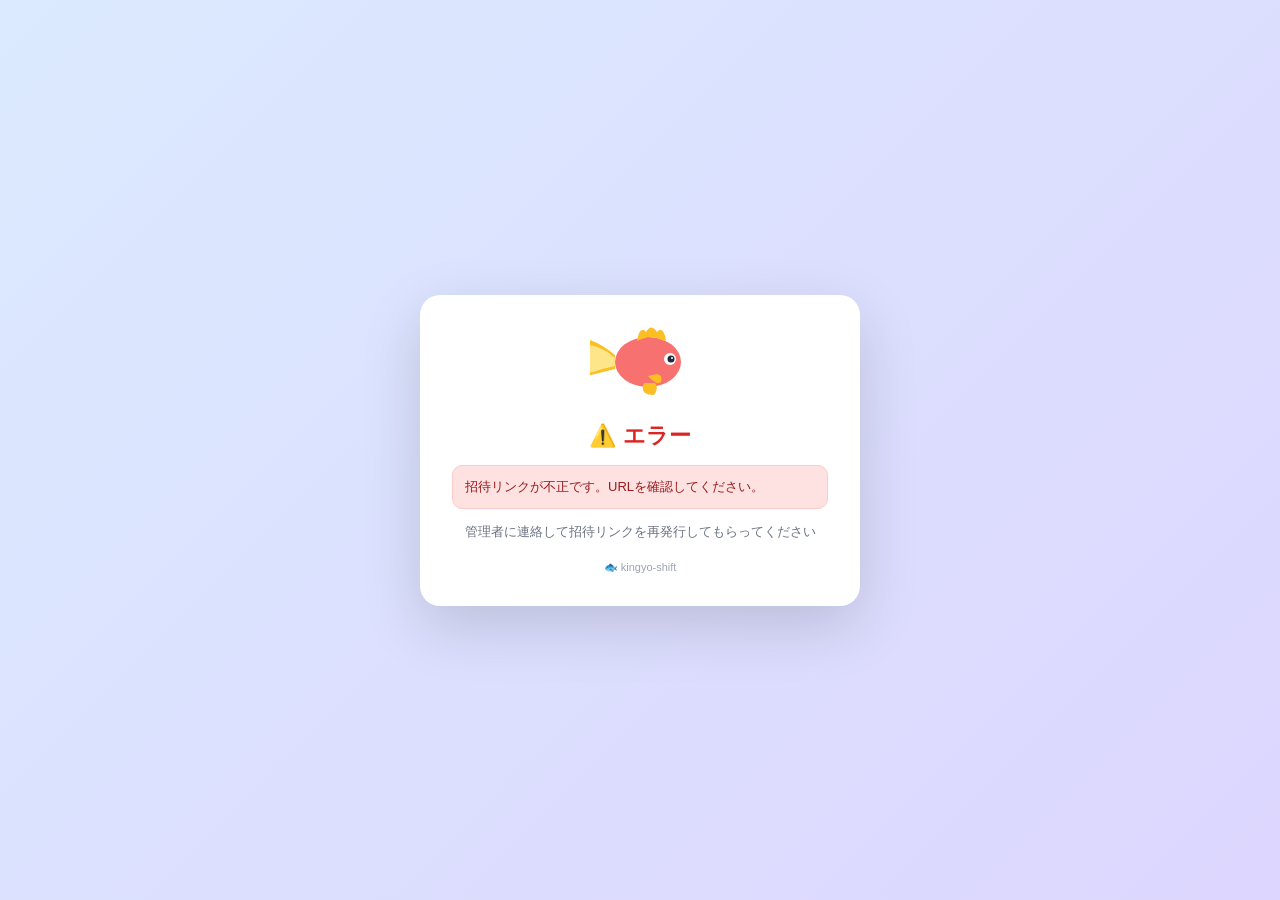
<file: invite.html>
<!DOCTYPE html>
<html lang="ja">
<head>
<meta charset="UTF-8">
<meta name="viewport" content="width=device-width, initial-scale=1.0">
<meta name="robots" content="noindex, nofollow">
<title>kingyo-shift アカウント作成</title>
<style>
  *{box-sizing:border-box;margin:0;padding:0}
  body{font-family:-apple-system,BlinkMacSystemFont,'Hiragino Kaku Gothic ProN',sans-serif;background:linear-gradient(135deg,#dbeafe,#ddd6fe);min-height:100vh;display:flex;align-items:center;justify-content:center;padding:20px}
  .card{background:white;border-radius:20px;padding:32px;width:100%;max-width:440px;box-shadow:0 20px 60px rgba(0,0,0,0.15)}
  .logo{text-align:center;margin-bottom:20px}
  .logo svg{width:100px;height:70px}
  h1{font-size:22px;text-align:center;color:#1f2937;margin-bottom:8px;font-weight:700}
  .subtitle{font-size:13px;text-align:center;color:#6b7280;margin-bottom:24px}
  .staff-info{background:#f0f9ff;border:1px solid #bae6fd;border-radius:12px;padding:14px;margin-bottom:20px}
  .staff-info-row{display:flex;justify-content:space-between;font-size:13px;margin-bottom:6px}
  .staff-info-row:last-child{margin-bottom:0}
  .staff-info-label{color:#6b7280}
  .staff-info-value{font-weight:600;color:#0c4a6e}
  .form-group{margin-bottom:14px}
  .form-label{display:block;font-size:12px;font-weight:600;color:#374151;margin-bottom:6px}
  .form-input{width:100%;padding:12px 14px;border:1.5px solid #e5e7eb;border-radius:10px;font-size:14px;font-family:inherit;transition:border-color 0.15s}
  .form-input:focus{outline:none;border-color:#3b82f6}
  .form-help{font-size:11px;color:#9ca3af;margin-top:4px}
  .btn{width:100%;padding:14px;border-radius:10px;border:none;font-size:14px;font-weight:600;cursor:pointer;transition:all 0.15s}
  .btn-primary{background:linear-gradient(135deg,#9333ea,#2563eb);color:white;margin-top:8px}
  .btn-primary:hover{background:linear-gradient(135deg,#7e22ce,#1d4ed8);transform:translateY(-1px);box-shadow:0 6px 18px rgba(147,51,234,0.4)}
  .btn-primary:disabled{opacity:0.5;cursor:not-allowed;transform:none}
  .error-box{background:#fee2e2;color:#991b1b;padding:12px;border-radius:10px;font-size:13px;margin-bottom:14px;border:1px solid #fecaca}
  .success-box{background:#d1fae5;color:#065f46;padding:16px;border-radius:10px;font-size:14px;text-align:center;line-height:1.6}
  .loading{text-align:center;padding:40px 20px;color:#6b7280}
  .spinner{display:inline-block;width:40px;height:40px;border:3px solid #e5e7eb;border-top-color:#9333ea;border-radius:50%;animation:spin 0.8s linear infinite;margin-bottom:12px}
  @keyframes spin{to{transform:rotate(360deg)}}
  .footer{text-align:center;margin-top:20px;font-size:11px;color:#9ca3af}
</style>
</head>
<body>
<div class="card">
  <div class="logo">
    <svg viewBox="0 0 100 70" xmlns="http://www.w3.org/2000/svg">
      <g transform="translate(25, 35)">
        <path d="M 0 -7 Q -25 -28, -50 -25 Q -42 -12, -47 -3 Q -50 20, -28 14 Q -12 10, 0 7 Z" fill="#fbbf24"/>
        <path d="M 0 -4 Q -18 -20, -38 -17 Q -32 -8, -35 -2 Q -38 14, -22 10 Q -10 6, 0 4 Z" fill="#fde68a"/>
      </g>
      <g transform="translate(58, 35)">
        <ellipse cx="0" cy="0" rx="33" ry="25" fill="#f87171"/>
        <path d="M -11 -21 Q -8 -37, -2 -30 Q 3 -39, 9 -30 Q 15 -37, 18 -22 L 16 -21 L 9 -24 L 0 -25 L -9 -22 Z" fill="#fbbf24"/>
        <path d="M -4 21 Q -9 33, 6 33 Q 11 26, 7 21 Z" fill="#fbbf24"/>
        <path d="M 0 14 Q 9 24, 13 20 Q 15 13, 9 12 Z" fill="#fbbf24"/>
        <circle cx="22" cy="-3" r="6" fill="white"/>
        <circle cx="23" cy="-3" r="3.5" fill="#1f2937"/>
        <circle cx="24" cy="-4" r="1" fill="white"/>
      </g>
    </svg>
  </div>

  <div id="loadingState" class="loading">
    <div class="spinner"></div>
    <div>招待を確認しています...</div>
  </div>

  <div id="formState" style="display:none">
    <h1>アカウント作成</h1>
    <p class="subtitle">招待された情報を確認し、パスワードを設定してください</p>

    <div class="staff-info">
      <div class="staff-info-row">
        <span class="staff-info-label">お名前</span>
        <span class="staff-info-value" id="staffName"></span>
      </div>
      <div class="staff-info-row">
        <span class="staff-info-label">部門</span>
        <span class="staff-info-value" id="staffDept"></span>
      </div>
    </div>

    <div id="errorBox" class="error-box" style="display:none"></div>

    <div class="form-group">
      <label class="form-label">パスワード（4文字以上）</label>
      <input type="password" class="form-input" id="passwordInput" placeholder="パスワードを設定" autocomplete="new-password">
      <div class="form-help">ログイン時に使用します</div>
    </div>

    <div class="form-group">
      <label class="form-label">パスワード（確認）</label>
      <input type="password" class="form-input" id="passwordConfirm" placeholder="同じパスワードを再入力" autocomplete="new-password">
    </div>

    <button class="btn btn-primary" id="createBtn">アカウントを作成</button>
  </div>

  <div id="errorState" style="display:none">
    <h1 style="color:#dc2626">⚠️ エラー</h1>
    <div id="errorMessage" class="error-box" style="margin-top:14px"></div>
    <div style="text-align:center;margin-top:14px;font-size:13px;color:#6b7280">
      管理者に連絡して招待リンクを再発行してもらってください
    </div>
  </div>

  <div id="successState" style="display:none">
    <h1 style="color:#059669">✅ 作成完了</h1>
    <div class="success-box" style="margin-top:16px">
      アカウントが作成されました！<br>
      <strong>ログイン画面</strong>から、部門と名前を選んでパスワードを入力してください。
    </div>
    <a href="/" class="btn btn-primary" style="display:block;text-align:center;text-decoration:none;margin-top:16px">ログイン画面へ</a>
  </div>

  <div class="footer">🐟 kingyo-shift</div>
</div>

<script>
const DEPT_NAMES = { 0: '医療事務', 1: '看護', 2: 'リハビリ', 3: '放射線' };

async function callInviteApi(action, payload) {
  const res = await fetch('/api/invite-accept', {
    method: 'POST',
    headers: { 'Content-Type': 'application/json' },
    body: JSON.stringify({ action, ...payload }),
  });
  const data = await res.json().catch(() => ({}));
  if (!res.ok) {
    const err = new Error(data.error || `API ${res.status}`);
    err.status = res.status;
    throw err;
  }
  return data;
}

function showState(state) {
  ['loadingState','formState','errorState','successState'].forEach(id => {
    document.getElementById(id).style.display = (id === state) ? 'block' : 'none';
  });
}

function showError(msg) {
  document.getElementById('errorMessage').textContent = msg;
  showState('errorState');
}

const urlParams = new URLSearchParams(window.location.search);
const token = urlParams.get('token');

let staff = null;

async function initInvitation() {
  if (!token) {
    showError('招待リンクが不正です。URLを確認してください。');
    return;
  }
  try {
    const data = await callInviteApi('lookup', { token });
    staff = data.staff;
    document.getElementById('staffName').textContent = staff.name;
    document.getElementById('staffDept').textContent = DEPT_NAMES[staff.dept_id] || '不明';
    showState('formState');
  } catch (e) {
    console.error(e);
    showError(e.message || '読み込みエラー');
  }
}

document.getElementById('createBtn').addEventListener('click', async () => {
  const password = document.getElementById('passwordInput').value;
  const confirmPw = document.getElementById('passwordConfirm').value;
  const errBox = document.getElementById('errorBox');
  errBox.style.display = 'none';

  if (!password) { errBox.textContent = 'パスワードを入力してください'; errBox.style.display = 'block'; return; }
  if (password.length < 4) { errBox.textContent = 'パスワードは4文字以上にしてください'; errBox.style.display = 'block'; return; }
  if (password !== confirmPw) { errBox.textContent = 'パスワードが一致しません'; errBox.style.display = 'block'; return; }

  const btn = document.getElementById('createBtn');
  btn.disabled = true;
  btn.textContent = '作成中...';

  try {
    await callInviteApi('create', { token, password });
    showState('successState');
  } catch (e) {
    console.error(e);
    errBox.textContent = e.message || 'アカウント作成に失敗しました';
    errBox.style.display = 'block';
    btn.disabled = false;
    btn.textContent = 'アカウントを作成';
  }
});

initInvitation();
</script>
</body>
</html>
</file>
<file: admin.css>
@import url('https://fonts.googleapis.com/css2?family=Noto+Sans+JP:wght@300;400;500;700&display=swap');
    :root {
      --primary: #0f4c81;--primary-light: #1a6bb5;--accent: #00b4d8;
      --bg: #f0f4f8;--card: #ffffff;--text: #1a2332;--text-muted: #6b7a8d;
      --border: #e2e8f0;--success: #10b981;--warning: #f59e0b;--danger: #ef4444;
      --sidebar-w: 220px;
    }
    * { box-sizing: border-box; margin: 0; padding: 0; }
    body { font-family: 'Noto Sans JP', sans-serif; background: var(--bg); color: var(--text); min-height: 100vh; }

    /* LOGIN */
    #loginScreen { min-height:100vh;min-height:100svh;display:flex;align-items:center;justify-content:center;background:linear-gradient(145deg,#0f4c81,#1a6bb5,#00b4d8);padding:calc(24px + env(safe-area-inset-top)) 24px calc(24px + env(safe-area-inset-bottom));box-sizing:border-box; }
    .login-box { background:white;border-radius:20px;padding:40px;width:100%;max-width:420px;box-shadow:0 20px 60px rgba(0,0,0,0.2);text-align:center; }
    /* ===== 金魚マスコット ===== */
    .kingyo-tank { width:200px;height:140px;position:relative;margin:0 auto 20px;background:linear-gradient(180deg,rgba(0,180,216,0.15) 0%,rgba(0,180,216,0.35) 100%);border-radius:50%;overflow:hidden;border:2px solid rgba(15,76,129,0.15);box-shadow:0 4px 16px rgba(0,0,0,0.08),inset 0 0 30px rgba(255,255,255,0.3); }
    .water-surface { position:absolute;top:0;left:0;right:0;height:8px;background:linear-gradient(90deg,rgba(255,255,255,0.4) 0%,rgba(255,255,255,0.7) 50%,rgba(255,255,255,0.4) 100%);border-radius:50%;animation:waveMove 3s ease-in-out infinite; }
    @keyframes waveMove { 0%,100%{transform:translateX(-3px);} 50%{transform:translateX(3px);} }
    /* ★ 画面右上の金魚アニメーション */
    @keyframes swimAcross {
      0%   { transform: translateX(0)    translateY(0)  scaleX(1); }
      25%  { transform: translateX(45px) translateY(-3px) scaleX(1); }
      45%  { transform: translateX(95px) translateY(0)  scaleX(1); }
      50%  { transform: translateX(95px) translateY(0)  scaleX(-1); }
      75%  { transform: translateX(45px) translateY(-3px) scaleX(-1); }
      95%  { transform: translateX(0)    translateY(0)  scaleX(-1); }
      100% { transform: translateX(0)    translateY(0)  scaleX(1); }
    }
    @keyframes bubbleRise {
      0%   { transform: translateY(0) scale(0.5); opacity: 0; }
      20%  { opacity: 0.6; }
      100% { transform: translateY(-22px) scale(1); opacity: 0; }
    }
    .goldfish-tank { position:relative; width:140px; height:36px; overflow:visible; }
    #topbarGoldfish { pointer-events:none; }
    .goldfish-swimmer { position:absolute; top:6px; left:0; animation: swimAcross 8s ease-in-out infinite; transform-origin: center; }
    body.scrolling .goldfish-swimmer, body.scrolling .bubble { animation-play-state:paused; }
    .bubble { position:absolute; width:5px; height:5px; border-radius:50%; background:rgba(96,165,250,0.6); animation: bubbleRise 3s ease-in infinite; }
    .bubble:nth-child(2) { left:20px;  width:3px; height:3px; animation-delay:0.5s; }
    .bubble:nth-child(3) { left:60px;  width:4px; height:4px; animation-delay:1.2s; }
    .bubble:nth-child(4) { left:100px; width:3px; height:3px; animation-delay:2.0s; }
    .kingyo { position:absolute;top:50%;left:50%;transform:translate(-50%,-50%);width:90px;height:60px;animation:swimAround 6s ease-in-out infinite; }
    @keyframes swimAround {
      0%   { transform: translate(-50%, -50%) translateX(-30px) rotate(-5deg); }
      25%  { transform: translate(-50%, -50%) translateX(0px) translateY(-8px) rotate(0deg); }
      50%  { transform: translate(-50%, -50%) translateX(30px) rotate(5deg); }
      75%  { transform: translate(-50%, -50%) translateX(0px) translateY(8px) rotate(0deg); }
      100% { transform: translate(-50%, -50%) translateX(-30px) rotate(-5deg); }
    }
    .kingyo-tail { transform-origin:0 0;animation:tailWag 0.6s ease-in-out infinite; }
    @keyframes tailWag {
      0%,100%{transform:translate(20px,30px) rotate(-6deg);}
      50%{transform:translate(20px,30px) rotate(6deg);}
    }
    .bubble { position:absolute;background:rgba(255,255,255,0.7);border-radius:50%;border:1px solid rgba(255,255,255,0.9);animation:bubbleUp 4s ease-in infinite;opacity:0; }
    @keyframes bubbleUp {
      0% { transform: translateY(0) translateX(0); opacity: 0; }
      10% { opacity: 0.9; }
      80% { opacity: 0.6; }
      100% { transform: translateY(-100px) translateX(8px); opacity: 0; }
    }
    .bubble-1 { width:8px;height:8px;top:60%;left:60%;animation-delay:0s; }
    .bubble-2 { width:6px;height:6px;top:65%;left:55%;animation-delay:1.2s; }
    .bubble-3 { width:10px;height:10px;top:55%;left:65%;animation-delay:2.4s; }
    .bubble-4 { width:5px;height:5px;top:70%;left:50%;animation-delay:3s; }
    .login-title { font-size:22px;font-weight:700;margin-bottom:4px; }
    .login-sub { font-size:13px;color:var(--text-muted);margin-bottom:32px; }
    .form-group { margin-bottom:16px; }
    .form-label { display:block;font-size:12px;font-weight:500;color:var(--text-muted);margin-bottom:6px;text-transform:uppercase;letter-spacing:0.5px; }
    .form-input { width:100%;padding:12px 14px;border:1.5px solid var(--border);border-radius:10px;font-size:15px;font-family:inherit;outline:none;transition:all 0.2s; }
    .form-input:focus { border-color:var(--primary);box-shadow:0 0 0 3px rgba(15,76,129,0.1); }
    .form-select { width:100%;padding:12px 14px;border:1.5px solid var(--border);border-radius:10px;font-size:15px;font-family:inherit;outline:none;appearance:none;background:white url("data:image/svg+xml,%3Csvg xmlns='http://www.w3.org/2000/svg' width='16' height='16' viewBox='0 0 24 24' fill='none' stroke='%236b7a8d' stroke-width='2'%3E%3Cpath d='m6 9 6 6 6-6'/%3E%3C/svg%3E") no-repeat right 12px center; }
    .btn-login { width:100%;padding:14px;background:linear-gradient(135deg,var(--primary),var(--primary-light));color:white;border:none;border-radius:10px;font-size:16px;font-weight:600;font-family:inherit;cursor:pointer;margin-top:8px; }
    .error-box { background:#fef2f2;color:var(--danger);padding:10px 14px;border-radius:8px;font-size:13px;margin-top:12px;display:none; }

    /* LAYOUT */
    #appScreen { display:none; }
    .layout { display:flex;min-height:100vh; }
    .sidebar { width:var(--sidebar-w);background:var(--primary);color:white;display:flex;flex-direction:column;position:fixed;top:0;left:0;height:100vh;height:100dvh;z-index:100;padding-top:env(safe-area-inset-top);padding-bottom:env(safe-area-inset-bottom);overscroll-behavior:contain; }
    .sidebar-logo { padding:24px 20px 20px;border-bottom:1px solid rgba(255,255,255,0.1);flex-shrink:0; }
    .sidebar-logo-title { font-size:14px;font-weight:700;line-height:1.4; }
    .sidebar-logo-sub { font-size:11px;opacity:0.6;margin-top:2px; }
    .sidebar-nav { flex:1;padding:12px 0;overflow-y:auto;min-height:0;overscroll-behavior:contain;-webkit-overflow-scrolling:touch; }
    .nav-section { padding:12px 16px 6px;font-size:10px;font-weight:700;opacity:0.5;letter-spacing:1px;text-transform:uppercase; }
    .nav-item { display:flex;align-items:center;gap:10px;padding:10px 16px;cursor:pointer;transition:all 0.15s;font-size:14px;opacity:0.75;border-radius:8px;margin:2px 8px; }
    .nav-item:hover { background:rgba(255,255,255,0.1);opacity:1; }
    .nav-item.active { background:rgba(255,255,255,0.15);opacity:1;font-weight:600; }
    .sidebar-footer { padding:16px;border-top:1px solid rgba(255,255,255,0.1);flex-shrink:0; }
    .user-info { font-size:13px;margin-bottom:4px; }
    .user-role { font-size:11px;opacity:0.6; }
    .btn-logout { width:100%;padding:8px;background:rgba(255,255,255,0.1);color:white;border:none;border-radius:8px;font-size:13px;font-family:inherit;cursor:pointer;margin-top:8px; }
    .main { margin-left:var(--sidebar-w);flex:1;display:flex;flex-direction:column;min-width:0; }
    /* スマホ用：メニュー開閉ボタンとドロワー背景（デフォルト非表示） */
    .sidebar-toggle { display:none;align-items:center;justify-content:center;background:transparent;border:1px solid var(--border);border-radius:8px;width:40px;height:40px;color:var(--text);cursor:pointer;margin-right:12px;flex-shrink:0; }
    .sidebar-backdrop { display:none;position:fixed;inset:0;background:rgba(0,0,0,0.4);z-index:90;touch-action:none;overscroll-behavior:none; }
    .topbar { background:white;padding:calc(16px + env(safe-area-inset-top)) 28px 16px;border-bottom:1px solid var(--border);display:flex;align-items:center;justify-content:space-between;position:sticky;top:0;z-index:50; }
    .page-title { font-size:20px;font-weight:700; }
    .page-sub { font-size:13px;color:var(--text-muted);margin-top:2px; }
    #topbarSub { white-space:nowrap; }
    #shiftToolToggle { display:none;align-items:center;gap:4px;background:white;border:1.5px solid var(--border);border-radius:8px;padding:6px 10px;font-size:12px;font-weight:700;color:var(--text);cursor:pointer;white-space:nowrap;flex-shrink:0;margin-left:8px; }
    .content { padding:24px 28px;flex:1;min-width:0; }

    /* CARDS */
    .card { background:white;border-radius:16px;padding:20px;box-shadow:0 2px 12px rgba(0,0,0,0.06);margin-bottom:20px; }
    .card-title { font-size:15px;font-weight:700;margin-bottom:16px;display:flex;align-items:center;gap:8px; }
    .stats-grid { display:grid;grid-template-columns:repeat(4,1fr);gap:16px;margin-bottom:24px; }
    .stat-card { background:white;border-radius:14px;padding:20px;box-shadow:0 2px 12px rgba(0,0,0,0.06); }
    .stat-label { font-size:12px;color:var(--text-muted);margin-bottom:8px;font-weight:500; }
    .stat-value { font-size:28px;font-weight:700;color:var(--primary); }
    .stat-sub { font-size:12px;color:var(--text-muted);margin-top:4px; }

    /* CONTROLS */
    .month-nav { display:flex;align-items:center;gap:12px;margin-bottom:16px;flex-wrap:wrap; }
    .month-nav-title { font-size:20px;font-weight:700; }
    .btn-nav { padding:8px 14px;border:1.5px solid var(--border);border-radius:8px;background:white;cursor:pointer;font-size:14px;font-family:inherit;transition:all 0.15s; }
    .btn-nav:hover { background:var(--bg); }
    .dept-tabs { display:flex;gap:8px;margin-bottom:16px;flex-wrap:wrap; }
    .dept-tab { padding:8px 16px;border-radius:100px;font-size:13px;font-weight:500;cursor:pointer;border:1.5px solid var(--border);background:white;transition:all 0.15s;font-family:inherit; }
    .dept-tab.active { background:var(--primary);color:white;border-color:var(--primary); }
    .action-row { display:flex;gap:10px;align-items:center;margin-bottom:16px;flex-wrap:wrap; }

    /* BUTTONS */
    .btn { padding:10px 18px;border-radius:10px;font-size:14px;font-weight:600;font-family:inherit;cursor:pointer;border:none;transition:all 0.15s; }
    .btn-primary { background:var(--primary);color:white; }
    .btn-primary:hover { background:var(--primary-light); }
    .btn-success { background:var(--success);color:white; }
    .btn-success:hover { opacity:0.9; }
    .btn-warning { background:var(--warning);color:white; }
    .btn-outline { background:white;border:1.5px solid var(--border);color:var(--text); }
    .btn-outline:hover { background:var(--bg); }
    .btn-danger { background:var(--danger);color:white; }
    .btn-sm { padding:6px 12px;font-size:12px; }

    /* TABLES */
    .table-wrap { overflow-x:auto; }
    .data-table { width:100%;border-collapse:collapse;font-size:13px; }
    .data-table th { background:var(--bg);padding:10px 12px;text-align:left;font-weight:600;font-size:12px;color:var(--text-muted);border-bottom:1px solid var(--border);white-space:nowrap; }
    .data-table td { padding:10px 12px;border-bottom:1px solid var(--border); }
    .data-table tr:hover td { background:#f8fafc; }

    /* SHIFT GRID */
    /* 縦スクロール容器（vh使用＝フリーズ回避）。日付と名前を両方固定するために必要 */
    .shift-grid-wrap { overflow:auto;max-height:calc(100vh - 220px); }
    /* sticky を縦横とも効かせるには border-collapse:separate が必須（collapseだと左列stickyが描画されない） */
    .shift-grid { border-collapse:separate;border-spacing:0;font-size:11px;min-width:100%; }
    .shift-grid th { padding:6px 4px;text-align:center;font-weight:600;font-size:10px;color:var(--text-muted);border-right:1px solid var(--border);border-bottom:1px solid var(--border);background:var(--bg);white-space:nowrap;min-width:34px; }
    .shift-grid td { padding:2px;border-right:1px solid var(--border);border-bottom:1px solid var(--border);text-align:center;vertical-align:middle;height:42px; }
    /* 日付ヘッダ行：上に固定（縦スクロール時） */
    .shift-grid thead th { position:sticky;top:0;z-index:3;border-top:1px solid var(--border); }
    /* 名前列：左に固定（横スクロール時）。鍵マーク(z-index:2)より上に重ねる */
    .shift-grid td.staff-name { padding:6px 10px;text-align:left;font-weight:500;white-space:nowrap;background:white;font-size:12px;height:42px;position:sticky;left:0;z-index:4;border-left:1px solid var(--border);border-right:2px solid var(--border); }
    /* 左上の角（名前列ヘッダ）：縦横ともに固定・最前面 */
    .shift-grid th.staff-col { min-width:72px;text-align:left;padding-left:10px;position:sticky;left:0;top:0;z-index:6;background:var(--bg);border-left:1px solid var(--border);border-right:2px solid var(--border); }
    /* めり込み対策：sticky セル自身を合成レイヤーへ昇格。
       iOSの慣性スクロールはコンポジタ側で走るため、レイヤー化されていない sticky は
       再配置描画が1フレーム遅れ、本体セルが一瞬ヘッダ/氏名列に重なって見える（めり込み）。
       各stickyセルを translateZ(0) でレイヤー化するとコンポジタが直接追従し、遅延が消える。 */
    .shift-grid thead th,
    .shift-grid td.staff-name,
    .shift-grid th.staff-col { transform:translateZ(0); }
    .shift-grid tbody tr { height:42px; }
    .shift-cell { height:36px;border-radius:5px;display:flex;align-items:center;justify-content:center;font-size:10px;font-weight:600;cursor:pointer;transition:background-color 0.12s ease;padding:1px;overflow:hidden; }
    #shiftEditOptions .shift-cell { height:auto;min-height:48px;display:flex;flex-direction:column;align-items:center;justify-content:center;text-align:center; }
    .shift-cell.has-req { flex-direction:column;justify-content:center;align-items:center; }
    .shift-cell .shift-text { font-size:10px;font-weight:600;line-height:1.2; }
    .shift-cell .req-text { font-size:8px;color:#f59e0b;line-height:1;overflow:hidden;text-overflow:ellipsis;white-space:nowrap;max-width:100%;text-align:center; }
    .shift-cell:hover { opacity:0.75;transform:scale(1.08); }
    .shift-cell.empty { background:#f8fafc;color:#d1d5db; }
    .shift-cell.locked { position:relative; }
    .shift-cell.locked::after { content:'🔒';position:absolute;top:-2px;right:-2px;font-size:8px; }
    /* コーナーのトグルで氏名欄の行ロック鍵マーク🔒/🔓を非表示にする（ロック状態・行の背景色は維持） */
    .shift-grid.hide-lock-icons .row-lock-icon { display:none !important; }
    /* OFF時は氏名列のフロア幅(コーナー)とパディングを詰めて編集スペースを広げる */
    .shift-grid.hide-lock-icons th.staff-col { min-width:0 !important; }
    .shift-grid.hide-lock-icons td.staff-name { padding-left:6px !important; padding-right:4px !important; }
    .day-header { display:flex;flex-direction:column;align-items:center; }
    .day-num { font-size:11px;font-weight:700; }
    .day-dow { font-size:9px; }
    .day-sun { color:#ef4444; }
    .day-sat { color:#3b82f6; }
    .day-holiday { color:#ef4444; }

    /* SHIFT COLORS */
    .sc-日勤{background:#dbeafe;color:#1d4ed8}.sc-日勤\+{background:#bfdbfe;color:#1e40af}
    .sc-午前{background:#dcfce7;color:#15803d}.sc-午後{background:#fef9c3;color:#a16207}
    .sc-遅番{background:#ffedd5;color:#c2410c}.sc-遅L{background:#fef3c7;color:#92400e}
    .sc-リハ遅{background:#f3e8ff;color:#7e22ce}.sc-夜勤{background:#ede9fe;color:#5b21b6}
    .sc-長日{background:#ffe4e6;color:#be123c}.sc-中抜け{background:#ccfbf1;color:#0f766e}
    .sc-時短{background:#dcfce7;color:#166534}.sc-CC{background:#dbeafe;color:#1d4ed8}
    .sc-CHO{background:#e0f2fe;color:#075985}.sc-CCのみ{background:#e0f9ff;color:#0e7490}
    .sc-休み{background:#f3f4f6;color:#6b7280}.sc-有休{background:#fdf4ff;color:#86198f}
    .sc-半有休{background:#fce7f3;color:#9d174d}.sc-希望休{background:#fff7ed;color:#9a3412}
    .sc-個夏休{background:#ecfeff;color:#155e75}
    /* カスタムシフト共通スタイル */
    .sc-custom{background:#f1f5f9;color:#475569;border:1px dashed #94a3b8}

    /* ===== 印刷用CSS（バーチカル表示）===== */
    /* 印刷専用要素（画面では非表示・印刷時のみ表示） */
    .print-only { display: none; }

    /* body に .printing-vertical クラスが付いたときだけ適用 */
    /* visibility ではなく display ベースで「不要なものを消す」方式に変更（信頼性が高い）*/
    @media print {
      @page {
        /* size を指定すると Chrome が向き(縦/横)セレクタをロックするため、size は指定しない。
           margin だけ指定し、用紙サイズ・向きは印刷ダイアログでユーザーが選択する。
           横向きを選ぶとシフト表・バーチカルが読みやすい */
        margin: 5mm;
      }
      /* 背景色・帯の色を強制的に印刷する */
      * {
        -webkit-print-color-adjust: exact !important;
        print-color-adjust: exact !important;
        color-adjust: exact !important;
      }

      /* 日付メモ：印刷では入力UIを紙向きに整える（枠と操作ボタンを消し、本文をそのまま見せる） */
      body.printing-vertical #dayNoteSaveBtn,
      body.printing-vertical #dayNoteDeleteBtn,
      body.printing-vertical #dayNoteCount,
      body.printing-vertical #dayNoteReadonlyHint { display: none !important; }
      body.printing-vertical #dayNoteBox { break-inside: avoid; page-break-inside: avoid; }
      /* 入力欄は隠し、代わりに静的テキスト(#dayNotePrint)を印刷する（textareaは全文が出ないため） */
      body.printing-vertical #dayNoteTitle,
      body.printing-vertical #dayNoteDetail { display: none !important; }
      body.printing-vertical #dayNotePrint { display: block !important; }
      /* 空のメモは印刷しない（JS側で is-empty を付与） */
      body.printing-vertical #dayNoteBox.is-empty { display: none !important; }

      /* バーチカル印刷モード時：バーチカルモーダル以外のページ要素をすべて非表示にする */
      body.printing-vertical > *:not(#verticalViewModal),
      body.printing-vertical .sidebar,
      body.printing-vertical .topbar,
      body.printing-vertical .month-nav,
      body.printing-vertical .dept-tabs,
      body.printing-vertical .action-row,
      body.printing-vertical .loading,
      body.printing-vertical .toast,
      body.printing-vertical #print-header {
        display: none !important;
      }

      /* バーチカルモーダル本体：全画面に展開 */
      body.printing-vertical #verticalViewModal {
        display: block !important;
        position: static !important;
        background: white !important;
        backdrop-filter: none !important;
        z-index: auto !important;
        width: 100% !important;
        height: auto !important;
        max-width: 100% !important;
        max-height: none !important;
        overflow: visible !important;
        padding: 0 !important;
        margin: 0 !important;
        inset: auto !important;
      }

      /* モーダル内側の .modal（インラインスタイルで max-width:1400px;width:95vw が入っている）の制限を解除 */
      body.printing-vertical #verticalViewModal .modal {
        max-width: 100% !important;
        width: 100% !important;
        height: auto !important;
        max-height: none !important;
        margin: 0 !important;
        padding: 4mm !important;
        box-shadow: none !important;
        border: none !important;
        background: white !important;
        overflow: visible !important;
      }

      /* タイトル：印刷用に整形 */
      body.printing-vertical #verticalViewModal .modal-title {
        font-size: 14pt !important;
        text-align: center !important;
        padding: 8px 0 !important;
        margin-bottom: 8px !important;
        border-bottom: 1px solid #888 !important;
        display: block !important;
      }

      /* タイトル内のボタンと内側 div は非表示 */
      body.printing-vertical #verticalViewModal .modal-title button,
      body.printing-vertical #verticalViewModal .modal-title > div {
        display: none !important;
      }

      /* コンテンツ領域：インラインの overflow:auto;max-height:70vh を解除 */
      body.printing-vertical #verticalViewContent {
        max-height: none !important;
        height: auto !important;
        overflow: visible !important;
        font-size: 9pt !important;
        /* 8:30〜21:30 の全幅(名前列140px＋タイムライン1248px≈1388px)を A4横の用紙幅に確実に収める。
           内容幅はほぼ固定のため、JS連携(var)に依存せず固定倍率で縮小する。
           zoom はレイアウト幅自体を縮めるので印刷で切れない（Chrome/Edge/Safari）。 */
        zoom: 0.72;
      }

      /* モーダル下部のボタン類は非表示 */
      body.printing-vertical #verticalViewModal .modal-footer,
      body.printing-vertical #verticalViewModal #verticalPrevDay,
      body.printing-vertical #verticalViewModal #verticalNextDay,
      body.printing-vertical #verticalViewModal #saveBreaksBtn,
      body.printing-vertical #verticalViewModal #verticalPrintBtn {
        display: none !important;
      }

      /* シフト帯の影は印刷で目立つので消す */
      body.printing-vertical #verticalViewContent .v-shift-bar {
        box-shadow: none !important;
        cursor: default !important;
      }

      /* スクロール禁止（ページ全体）*/
      body.printing-vertical,
      body.printing-vertical html {
        overflow: visible !important;
        height: auto !important;
      }
    }

    /* MODAL */
    .modal-overlay { position:fixed;inset:0;background:rgba(0,0,0,0.4);z-index:500;display:none;align-items:center;justify-content:center;backdrop-filter:blur(2px); }
    .modal-overlay.show { display:flex; }
    .modal { background:white;border-radius:20px;padding:28px;width:100%;max-width:560px;max-height:85vh;overflow-y:auto;box-shadow:0 20px 60px rgba(0,0,0,0.2); }
    .modal-title { font-size:18px;font-weight:700;margin-bottom:20px; }
    .modal-footer { display:flex;gap:10px;justify-content:flex-end;margin-top:24px; }
    .modal-lg { max-width:800px; }

    /* ===== バーチカルモーダル専用：フッター（印刷・閉じる・休憩保存ボタン）が
       画面下に見切れないよう、タイトル・フッター固定でコンテンツのみスクロールする構造にする ===== */
    #verticalViewModal .modal {
      max-height: 92vh !important;
      display: flex !important;
      flex-direction: column !important;
      overflow: hidden !important;  /* 親はスクロールしない（内側がスクロール）*/
    }
    #verticalViewModal .modal-title {
      flex: 0 0 auto !important;   /* タイトルは固定 */
      margin-bottom: 12px !important;
    }
    #verticalViewModal #verticalViewContent {
      flex: 1 1 auto !important;   /* コンテンツは残り高さを使う */
      max-height: none !important; /* インライン max-height:70vh を解除 */
      min-height: 0 !important;    /* flex子要素のスクロール許可に必須 */
      overflow: auto !important;   /* コンテンツのみスクロール */
    }
    #verticalViewModal .modal-footer {
      flex: 0 0 auto !important;   /* フッターは常に最下部に固定 */
      margin-top: 12px !important;
      padding-top: 12px !important;
      border-top: 1px solid var(--border);
    }

    /* BADGES */
    .badge { display:inline-block;padding:3px 10px;border-radius:100px;font-size:11px;font-weight:600; }
    .badge-full { background:#dbeafe;color:#1d4ed8; }
    .badge-part { background:#f3f4f6;color:#6b7280; }
    .badge-submitted { background:#d1fae5;color:#065f46; }
    .badge-pending { background:#fef3c7;color:#92400e; }

    /* LOADING / TOAST */
    .loading { position:fixed;inset:0;background:rgba(255,255,255,0.85);display:none;align-items:center;justify-content:center;z-index:999;flex-direction:column;gap:12px; }
    .spinner { width:36px;height:36px;border:3px solid var(--border);border-top-color:var(--primary);border-radius:50%;animation:spin 0.8s linear infinite; }
    @keyframes spin { to { transform:rotate(360deg); } }
    .toast { position:fixed;bottom:24px;right:24px;background:var(--text);color:white;padding:12px 20px;border-radius:12px;font-size:14px;font-weight:500;z-index:9999;opacity:0;transform:translateY(8px);transition:all 0.3s; }
    .toast.show { opacity:1;transform:translateY(0); }
    .toast.success { background:var(--success); }
    .toast.error { background:var(--danger); }

    /* SETTINGS */
    .settings-grid { display:grid;grid-template-columns:repeat(2,1fr);gap:16px; }
    .setting-row { display:flex;align-items:center;justify-content:space-between;padding:12px 0;border-bottom:1px solid var(--border); }
    .setting-label { font-size:14px;font-weight:500; }
    .setting-sub { font-size:12px;color:var(--text-muted);margin-top:2px; }
    .number-input { width:80px;padding:8px 10px;border:1.5px solid var(--border);border-radius:8px;font-size:14px;font-family:inherit;text-align:center;outline:none; }
    .number-input:focus { border-color:var(--primary); }

    /* REQUIREMENT TABLE */
    .req-table { width:100%;border-collapse:collapse;font-size:13px; }
    .req-table th { background:var(--bg);padding:10px 12px;text-align:center;font-size:12px;font-weight:600;color:var(--text-muted);border:1px solid var(--border); }
    .req-table td { padding:8px;border:1px solid var(--border);text-align:center; }
    .req-input { width:52px;padding:6px;border:1.5px solid var(--border);border-radius:6px;font-size:13px;text-align:center;font-family:inherit;outline:none; }
    .req-input:focus { border-color:var(--primary); }

    /* AUTO GENERATE */
    .generate-panel { background:linear-gradient(135deg,#0f4c81,#1a6bb5);border-radius:16px;padding:24px;color:white;margin-bottom:20px; }
    .generate-title { font-size:18px;font-weight:700;margin-bottom:8px; }
    .generate-sub { font-size:13px;opacity:0.8;margin-bottom:20px; }
    .generate-options { display:flex;flex-wrap:wrap;gap:12px;margin-bottom:20px; }
    .gen-option { background:rgba(255,255,255,0.1);border-radius:12px;padding:12px 20px;border:1.5px solid rgba(255,255,255,0.2);width:fit-content; }
    .gen-option label { display:flex;align-items:center;gap:8px;cursor:pointer;font-size:13px; }
    .gen-option input[type=checkbox] { width:16px;height:16px;cursor:pointer; }
    .btn-generate { padding:14px 32px;background:white;color:var(--primary);border:none;border-radius:12px;font-size:16px;font-weight:700;font-family:inherit;cursor:pointer;transition:all 0.2s; }
    .btn-generate:hover { transform:translateY(-1px);box-shadow:0 4px 20px rgba(0,0,0,0.2); }

    /* WED TYPE */
    .wed-grid { display:grid;grid-template-columns:repeat(7,1fr);gap:4px;margin-bottom:12px; }
    .wed-cell { text-align:center;padding:8px 4px;border-radius:8px;border:1.5px solid var(--border);cursor:pointer;font-size:11px;transition:all 0.15s; }
    .wed-cell.normal { background:#f0f9ff;border-color:#7dd3fc;color:#075985; }
    .wed-cell.cc { background:#fef3c7;border-color:#fcd34d;color:#92400e; }
    .wed-cell.cho { background:#f3e8ff;border-color:#c4b5fd;color:#5b21b6; }
    .wed-cell:hover { opacity:0.8; }

    .shift-cell.cell-selected {
      outline: 3px solid #0f4c81 !important;
      outline-offset: -1px !important;
      z-index: 10 !important;
    }
    .page { display:none; }
    .page.active { display:block; }

    /* 印刷用スタイル */
    @page {
      /* size を指定すると Chrome が向き(縦/横)セレクタをロックするため、size は指定しない。
         margin だけ指定し、用紙サイズ・向きは印刷ダイアログでユーザーが選択する */
      margin: 8mm;
    }
    @media print {
      body { background: white !important; font-size: 10px; }

      /* 印刷で非表示にするもの（最新のバナー類も明示的に追加） */
      .sidebar, .topbar, .month-nav, .dept-tabs, .action-row,
      #saveShiftBtn, #exportCsvBtn, #printShiftBtn, #reloadShiftBtn,
      #aiConsultBtn, #revertSavedBtn, #confirmShiftBtn,
      #confirmLockBanner, #aiPreviewBanner,
      #topbarGoldfish, .goldfish-tank, .goldfish-swimmer, .bubble,
      .modal-overlay, #verticalOverlay, #verticalModal,
      .toast, #loading {
        display: none !important;
      }

      /* レイアウトリセット */
      .main { margin-left: 0 !important; }
      .content { padding: 0 !important; }
      .card { box-shadow: none !important; border: 1px solid #ccc; padding: 4px !important; }

      /* ★ シフトテーブルが切り落とされないように overflow を解除 */
      .shift-grid-wrap { overflow: visible !important; width: 100% !important; max-height: none !important; }
      .shift-grid thead th, .shift-grid th.staff-col, .shift-grid td.staff-name { position: static !important; box-shadow: none !important; }
      .shift-grid {
        width: 100% !important;
        border-collapse: collapse !important;
        table-layout: auto !important;
      }
      .shift-grid th, .shift-grid td {
        padding: 1px !important;
        font-size: 7px !important;
        page-break-inside: avoid;
      }
      .shift-grid tr { page-break-inside: avoid; }
      .shift-cell {
        min-height: 16px !important;
        font-size: 7px !important;
        border-radius: 2px !important;
        /* ★ シフト色を印刷時に保持する */
        -webkit-print-color-adjust: exact !important;
        print-color-adjust: exact !important;
        color-adjust: exact !important;
      }
      .shift-cell .req-text { display: none !important; }

      /* 全色を印刷時に保持 */
      * {
        -webkit-print-color-adjust: exact !important;
        print-color-adjust: exact !important;
      }

      /* ページ表示 */
      .page { display: none !important; }
      #page-shift { display: block !important; }
      #print-header { display: block !important; text-align: center; margin-bottom: 8px !important; }
    }
    #print-header { display: none; }

    /* 縦向きスマホ(幅≤768) に加え、横向きスマホ(landscape かつ 高さ≤600px) も同じモバイル挙動にする。
       横向きでは幅が768pxを超えてこのブロックが外れ、固定ヘッダ等が効かなくなっていたのを解消。
       タブレット(landscapeでも高さ>600)は対象外でPCレイアウトのまま。 */
    @media (max-width:768px), (orientation:landscape) and (max-height:600px) {
      /* サイドバーはオフキャンバス・ドロワー（ハンバーガーで開閉） */
      .sidebar { transform:translateX(-100%);transition:transform 0.25s ease;box-shadow:2px 0 14px rgba(0,0,0,0.18); }
      body.sidebar-open .sidebar { transform:translateX(0); }
      body.sidebar-open .sidebar-backdrop { display:block; }
      /* ドロワー展開中は背景（body / 新スクロール枠の content）のスクロールをロック。閉じると class が外れて自動復帰 */
      body.sidebar-open { overflow:hidden; }
      body.sidebar-open .content { overflow:hidden; }
      .main { margin-left:0; }
      .sidebar-toggle { display:flex; }
      .stats-grid { grid-template-columns:repeat(2,1fr); }
      /* iOS は文字が16px未満の入力欄をタップすると画面を自動拡大し、そのずれが残るため16pxにする */
      .form-input, .form-select, .number-input, .req-input, input[type="text"], input[type="password"], input[type="number"], select, textarea { font-size:16px; }
      /* モバイルは .layout を定値高さにして .content を唯一のスクロール枠にする。
         バナー・ツールバー・表をまとめて .content でスクロールさせ、表ヘッダ(上)・氏名列(左)を sticky で枠の端に固定する */
      .layout { height:100vh; height:100dvh; }
      /* アプリ画面は文書スクロールを止めてヘッダ(☰/タイトル)を常に上端固定。各ページは .content / 表ラッパーが内部スクロールする */
      body[data-page] { min-height:0; height:100vh; height:100dvh; overflow:hidden; }
      /* 上・左パディングを0に。iOS Safari の sticky+padding 癖で日付ヘッダ上端・氏名列左端に
         隙間ができ、そこにスクロール中のセルが透けていたのを解消。ヘッダ＝枠上端、氏名列＝枠左端でぴったり固定 */
      .content { padding:0 16px 16px 0; overflow:auto; overscroll-behavior:contain; }
      /* シフト表だけ：ツール群と分離し、表自身を独立スクロール枠に（iOSの2軸stickyが安定しやすい） */
      body[data-page="shift"] .content { padding:0; overflow:hidden; display:flex; flex-direction:column; min-height:0; }
      body[data-page="shift"] #page-shift { flex:1; min-height:0; display:flex; flex-direction:column; }
      body[data-page="shift"] #page-shift > .card { flex:1; min-height:0; display:flex; flex-direction:column; }
      body[data-page="shift"] .shift-grid-wrap { flex:1; min-height:0; overflow:auto; overscroll-behavior:contain; transform:translateZ(0); touch-action:pan-x pan-y; }
      /* ツール群：横一列のまま、各行を個別に横スクロール可能に（.contentのスクロールに頼れないため） */
      body[data-page="shift"] #shiftToolbar > .dept-tabs,
      body[data-page="shift"] #shiftToolbar > .month-nav,
      body[data-page="shift"] #shiftToolbar > .shift-status-row { flex-wrap:nowrap; overflow-x:auto; overflow-y:hidden; -webkit-overflow-scrolling:touch; }
      /* タップ端末ではhoverの拡大が残ってカクつくので無効化 */
      .shift-cell:hover { transform:none; opacity:1; }
      #shiftToolToggle.show { display:inline-flex; }
      #shiftToolbar.collapsed { height:0; overflow:hidden; }
      .generate-options { grid-template-columns:1fr; }
      .settings-grid { grid-template-columns:1fr; }
      /* スクロールは .content に集約するため、表ラッパー自身はスクロール容器にしない。
         これにより 表ヘッダ(thead, sticky top)＝画面上端、氏名列(sticky left)＝画面左端 で固定され、
         確定バナー・ツールバーは .content 内で上にスクロールして消え、作業領域が最大化される。
         スクロール容器が1つになるので「途中で止まる」ネスト競合も解消。 */
      .shift-grid-wrap { max-height:none; overflow:visible; }
      /* スマホ：シフト表を囲む白いカード（background:white の枠）を撤去し、表をページ背景に直置きして
         「表の後ろの白いエリア」を消す。空セルは透明なので背景色(#f0f4f8)になり白い箱が無くなる。
         インラインの padding:12px だけ !important で上書き、他は .card より詳細度が高いので通常上書き。 */
      #page-shift > .card { background:transparent; padding:0 !important; margin:0; border-radius:0; box-shadow:none; }
      /* スマホ：コマンド群を3行（①部署タブ ②年月〜AIに相談 ③公開中＋確定取消）それぞれ
         折り返さず1行にし、はみ出したら日付と同じく .content の横スクロールで送る。
         flex-shrink:0 で各ボタンが潰れず原寸のまま右へあふれ、.content の overflow:auto がスクロールを担う。
         position:sticky を使わないので以前のカクツキは発生しない。 */
      #shiftToolbar > .dept-tabs,
      #shiftToolbar > .month-nav,
      #shiftToolbar > .shift-status-row { flex-wrap:nowrap; }
      #shiftToolbar > .dept-tabs > *,
      #shiftToolbar > .month-nav > *,
      #shiftToolbar > .shift-status-row > * { flex-shrink:0; }
      /* コマンド群・確定取消バナーは通常フロー（縦横とも普通にスクロールして流れて消える）。
         横スクロールで左上固定する案は描画が重くカクつくため、ひとまず不採用。 */
    }
      .btn-icon { background:transparent;border:1px solid var(--border);border-radius:6px;padding:4px 8px;cursor:pointer;font-size:14px;transition:all 0.15s; }
    .btn-icon:hover { background:#f1f5f9; }

/* ===== AI ボタン・スピナー（旧HTML内インライン） ===== */
@keyframes spin { to { transform: rotate(360deg); } }
.ai-choice-btn:hover { border-color: #a855f7 !important; background: #faf5ff !important; }
/* メインボタン（金魚付き）はホバーでも色を保つ */
.ai-main-btn:hover { 
  background: linear-gradient(135deg,#7e22ce,#1d4ed8) !important; 
  box-shadow: 0 6px 18px rgba(147,51,234,0.5) !important;
  transform: translateY(-1px);
}
.ai-main-btn:active {
  transform: translateY(0);
  background: linear-gradient(135deg,#6b21a8,#1e40af) !important;
}
@media print { #shiftToolbar, #shiftToolbar.collapsed { display:block !important; height:auto !important; overflow:visible !important; } #shiftToolToggle { display:none !important; } }
</file>
